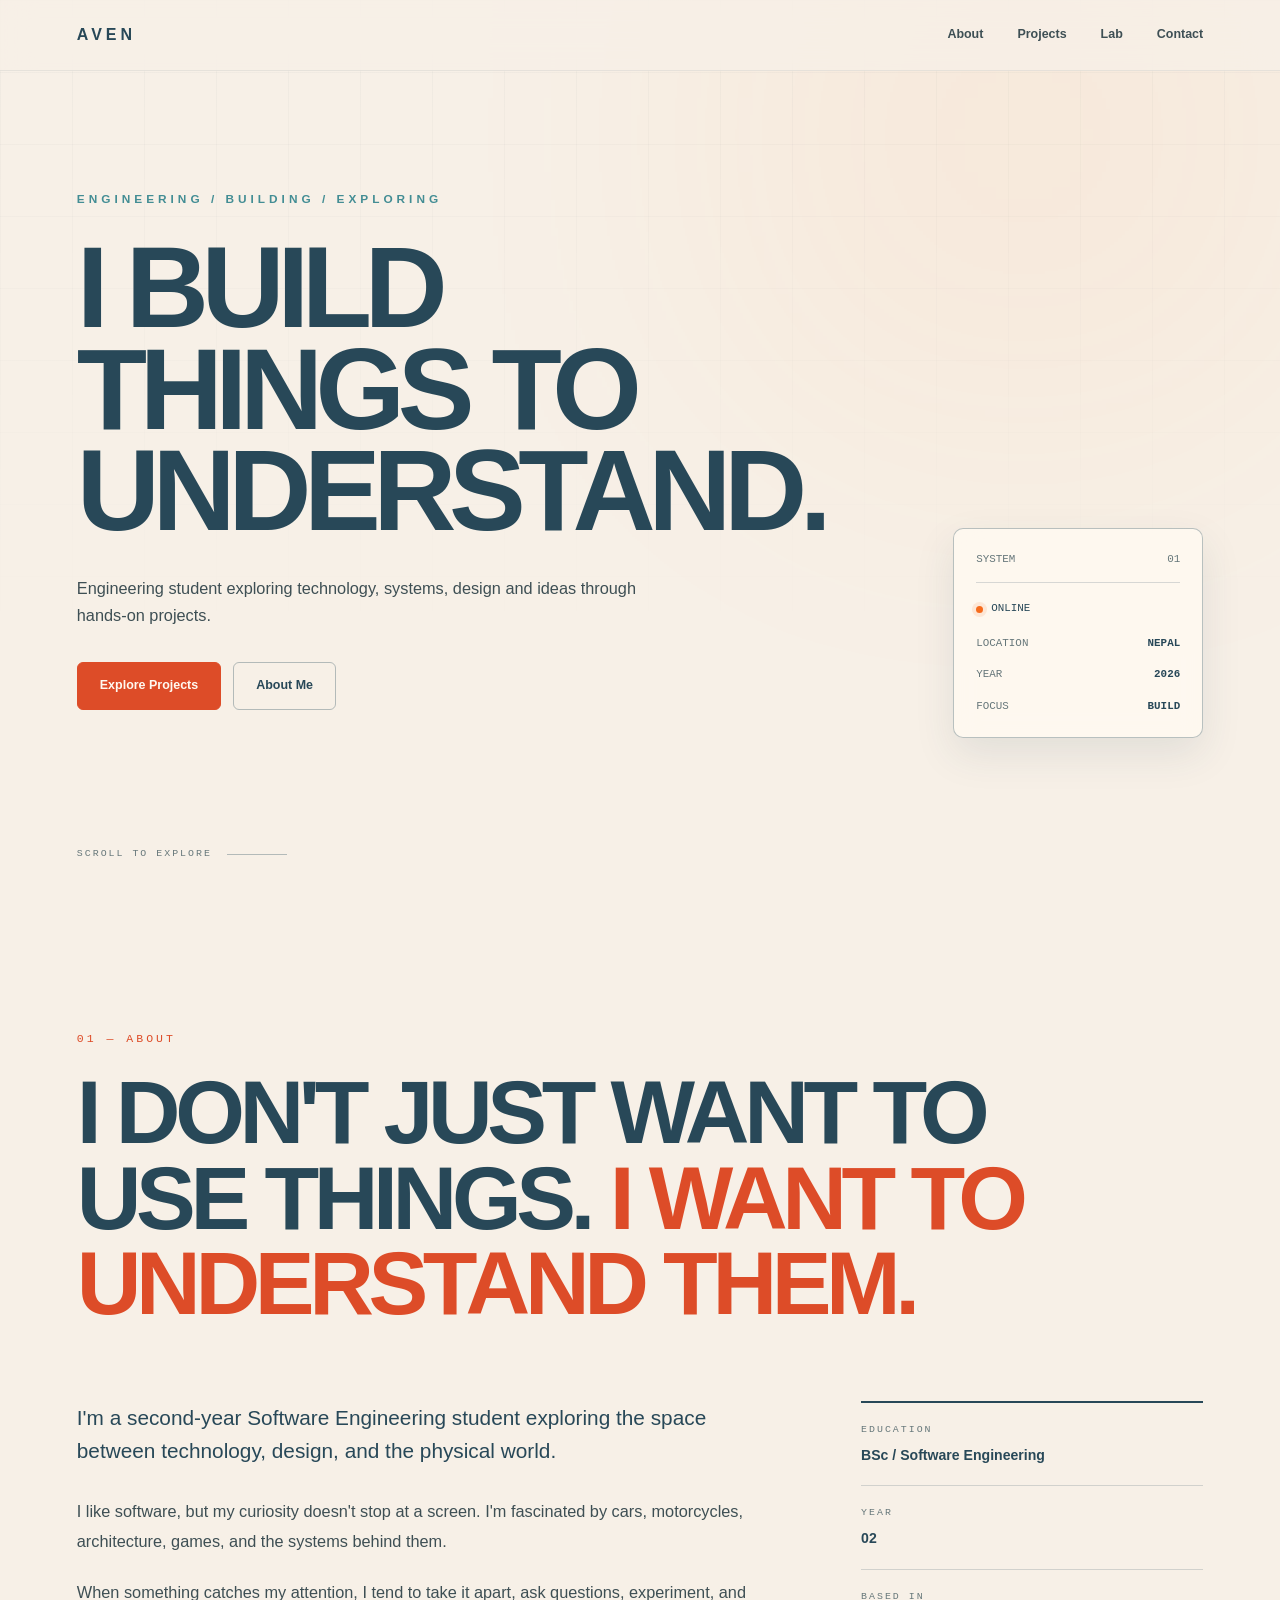
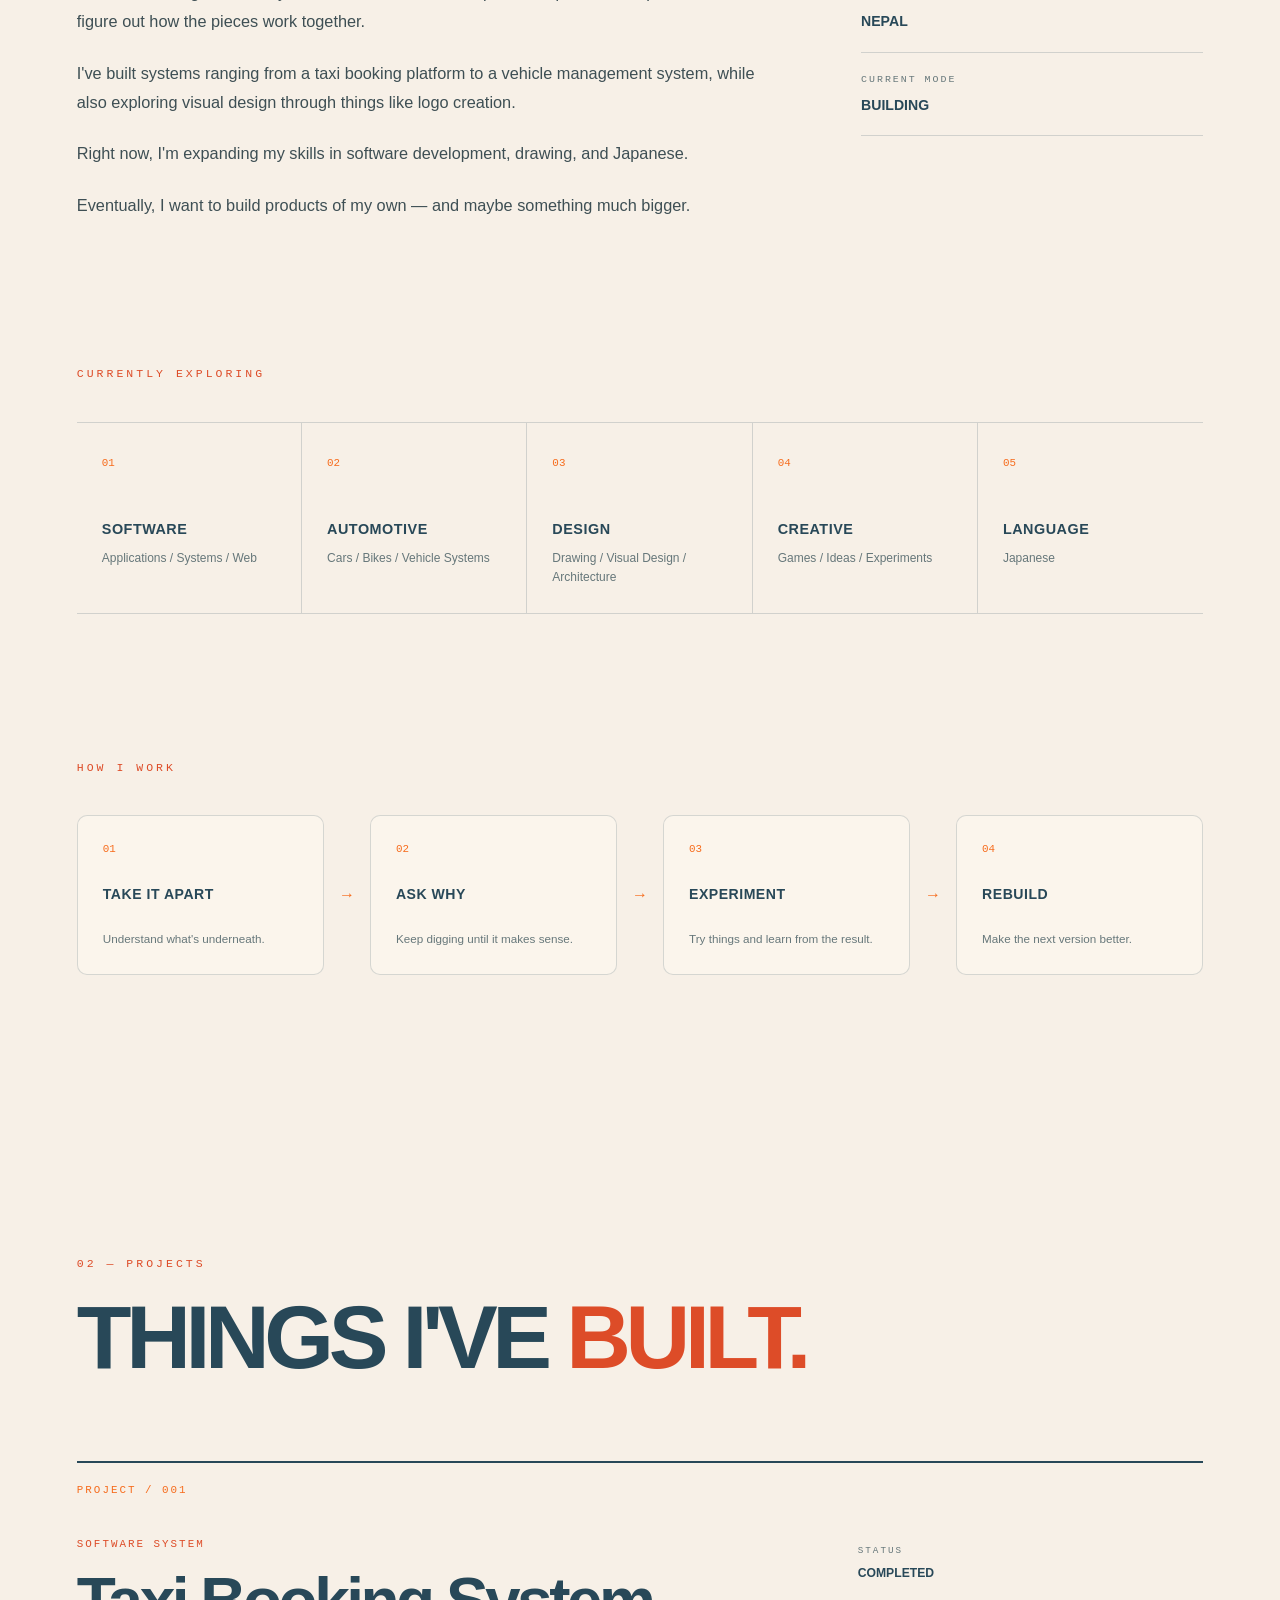
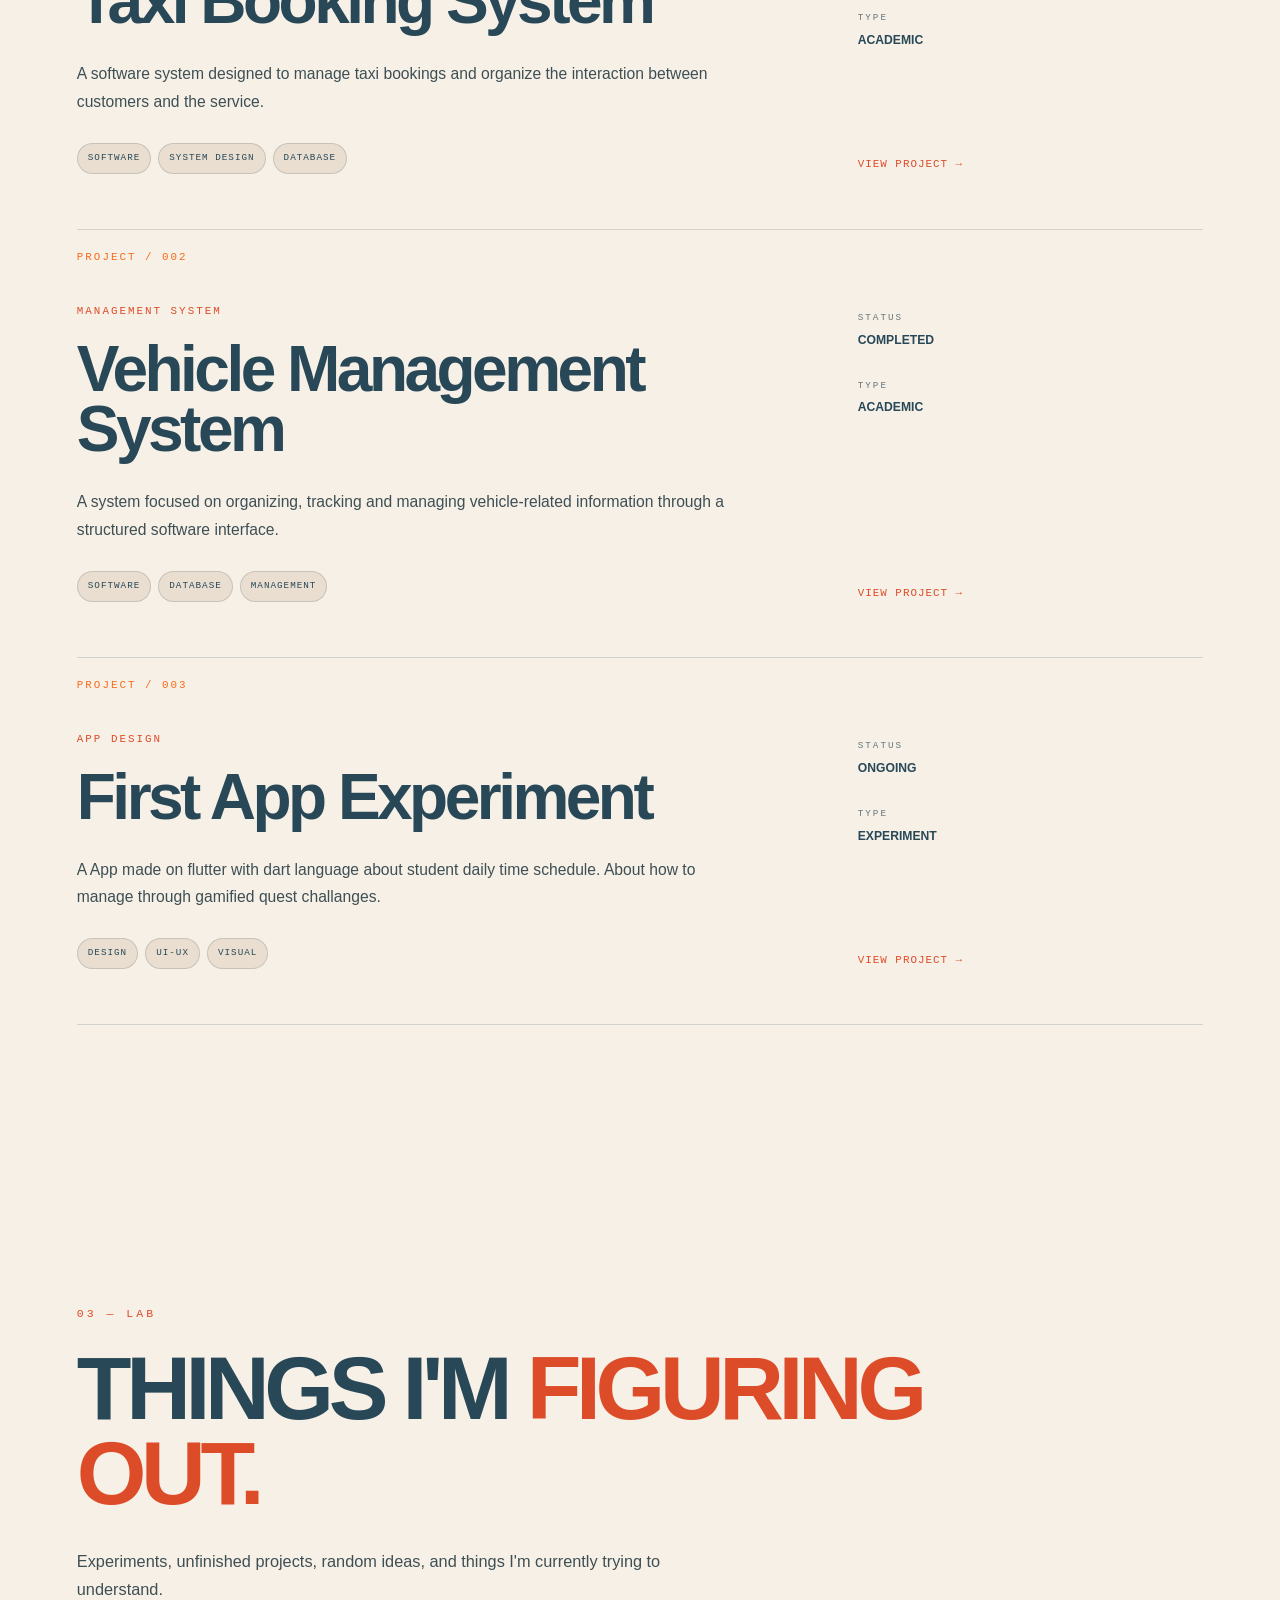
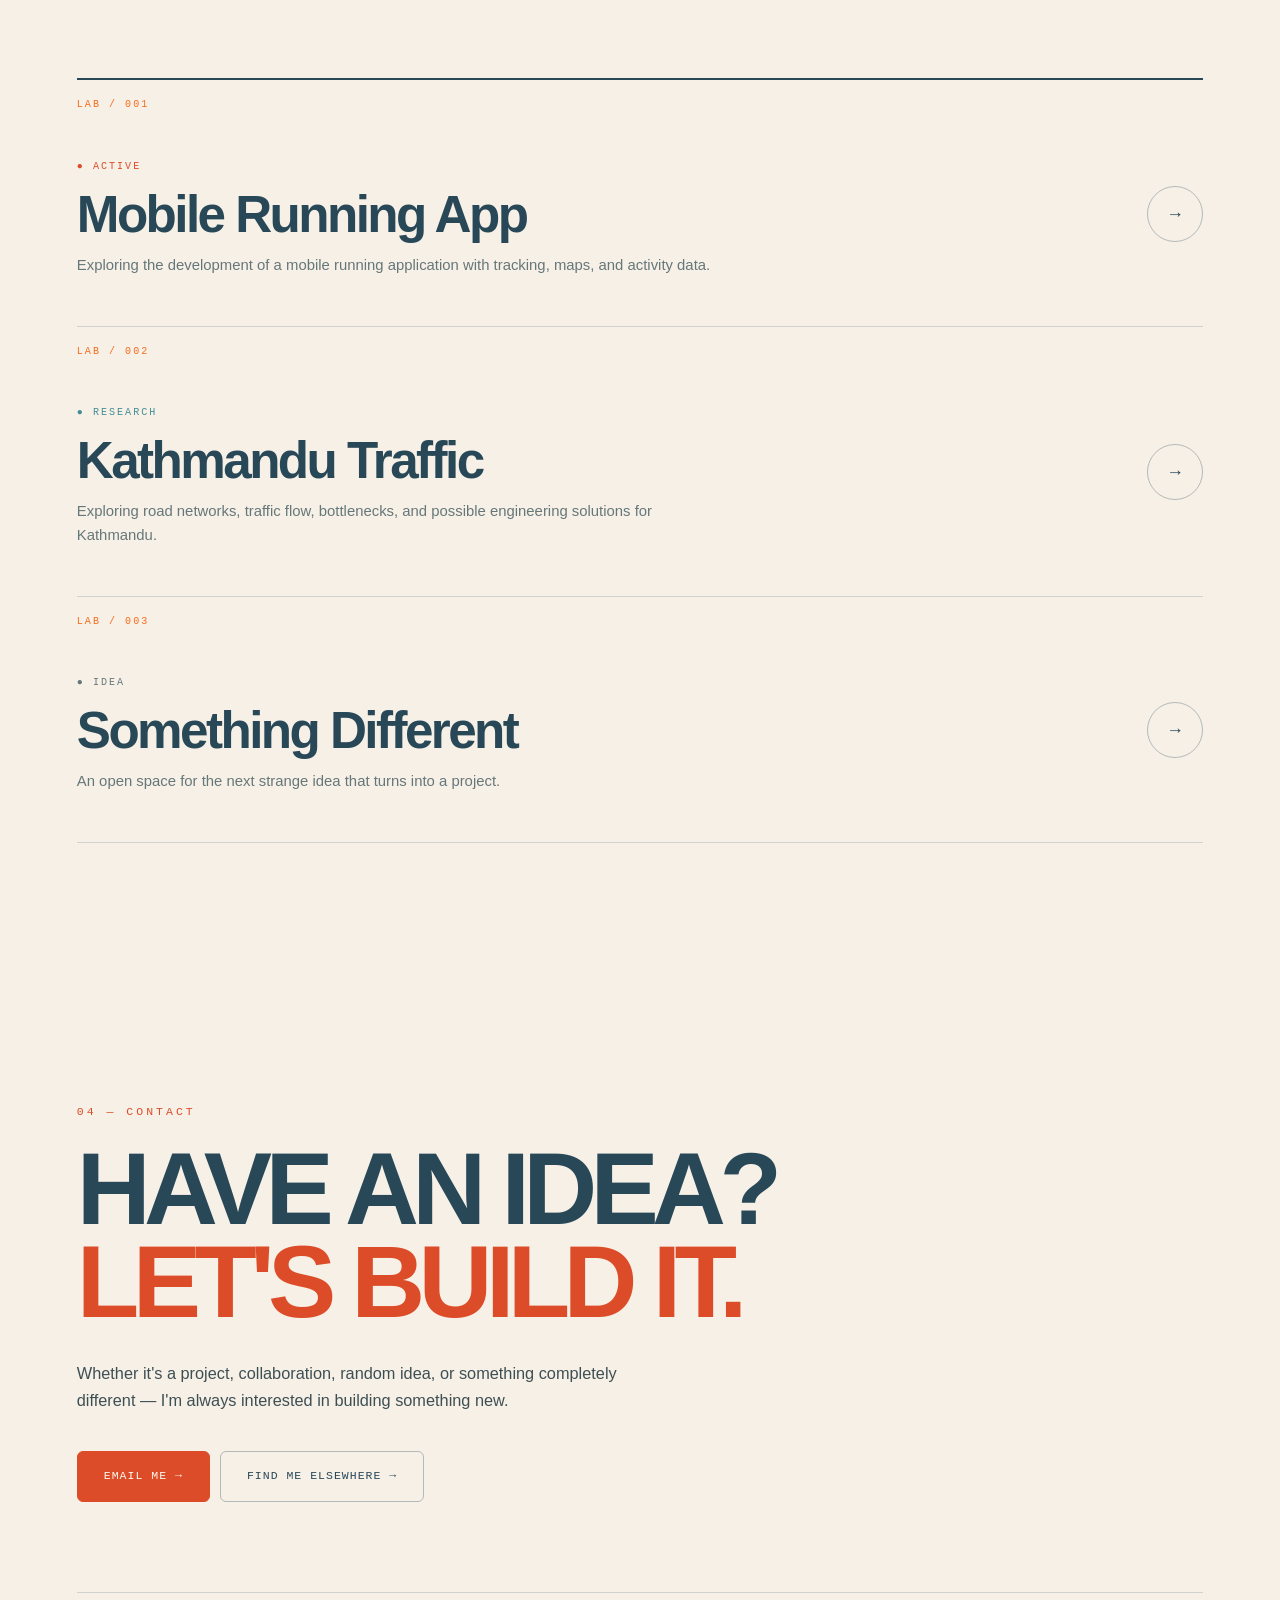
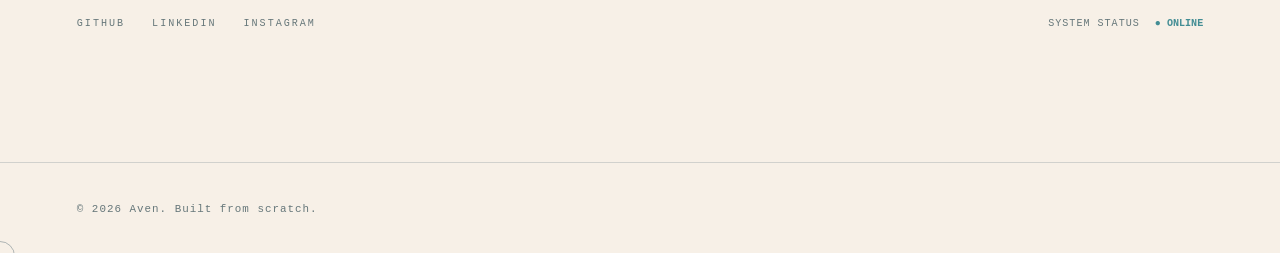
<file: index.html>
<!DOCTYPE html>
<html lang="en">
<head>
    <meta charset="UTF-8">
    <meta name="viewport" content="width=device-width, initial-scale=1.0">

    <title>Aven — Engineering Portfolio</title>

    <meta
        name="description"
        content="Aven's engineering portfolio — projects, experiments, skills, and ideas."
    >

    <link rel="stylesheet" href="css/style.css">
</head>

<body>

    <header>
        <nav>
            <a href="#" class="logo">AVEN</a>

            <div class="nav-links">
                <a href="#about">About</a>
                <a href="#projects">Projects</a>
                <a href="#lab">Lab</a>
                <a href="#contact">Contact</a>
            </div>
        </nav>
    </header>


    <main>

        <!-- HERO -->
        <section id="hero">

    <div class="hero-content">

        <p class="eyebrow">ENGINEERING / BUILDING / EXPLORING</p>

        <h1>
            I BUILD<br>
            THINGS TO<br>
            UNDERSTAND.
        </h1>

        <p class="hero-description">
            Engineering student exploring technology, systems,
            design and ideas through hands-on projects.
        </p>

        <div class="hero-buttons">
            <a href="#projects">Explore Projects</a>
            <a href="#about">About Me</a>
        </div>

    </div>


    <div class="system-panel">

        <div class="system-header">
            <span>SYSTEM</span>
            <span>01</span>
        </div>

        <div class="system-status">
            <span class="status-dot"></span>
            <span>ONLINE</span>
        </div>

        <div class="system-info">
            <div>
                <span>LOCATION</span>
                <strong>NEPAL</strong>
            </div>

            <div>
                <span>YEAR</span>
                <strong>2026</strong>
            </div>

            <div>
                <span>FOCUS</span>
                <strong>BUILD</strong>
            </div>
        </div>

    </div>


    <div class="scroll-indicator">
        <span>SCROLL TO EXPLORE</span>
        <div class="scroll-line"></div>
    </div>

</section>


       <!-- ABOUT -->
<section id="about">

    <div class="section-intro">

        <p class="section-label">01 — ABOUT</p>

        <h2>
            I DON'T JUST WANT
            TO USE THINGS.
            <span>I WANT TO UNDERSTAND THEM.</span>
        </h2>

    </div>


    <div class="about-content">

        <div class="about-text">

            <p class="about-lead">
                I'm a second-year Software Engineering student
                exploring the space between technology, design,
                and the physical world.
            </p>

            <p>
                I like software, but my curiosity doesn't stop
                at a screen. I'm fascinated by cars, motorcycles,
                architecture, games, and the systems behind them.
            </p>

            <p>
                When something catches my attention, I tend to
                take it apart, ask questions, experiment, and
                figure out how the pieces work together.
            </p>

            <p>
                I've built systems ranging from a taxi booking
                platform to a vehicle management system, while
                also exploring visual design through things like
                logo creation.
            </p>

            <p>
                Right now, I'm expanding my skills in software
                development, drawing, and Japanese.
            </p>

            <p>
                Eventually, I want to build products of my own —
                and maybe something much bigger.
            </p>

        </div>


        <div class="about-side">

            <div class="about-stat">
                <span>EDUCATION</span>
                <strong>BSc / Software Engineering</strong>
            </div>

            <div class="about-stat">
                <span>YEAR</span>
                <strong>02</strong>
            </div>

            <div class="about-stat">
                <span>BASED IN</span>
                <strong>NEPAL</strong>
            </div>

            <div class="about-stat">
                <span>CURRENT MODE</span>
                <strong>BUILDING</strong>
            </div>

        </div>

    </div>


    <!-- INTERESTS -->

    <div class="interests">

        <p class="section-label">CURRENTLY EXPLORING</p>

        <div class="interest-grid">

            <div class="interest">
                <span>01</span>
                <h3>SOFTWARE</h3>
                <p>Applications / Systems / Web</p>
            </div>

            <div class="interest">
                <span>02</span>
                <h3>AUTOMOTIVE</h3>
                <p>Cars / Bikes / Vehicle Systems</p>
            </div>

            <div class="interest">
                <span>03</span>
                <h3>DESIGN</h3>
                <p>Drawing / Visual Design / Architecture</p>
            </div>

            <div class="interest">
                <span>04</span>
                <h3>CREATIVE</h3>
                <p>Games / Ideas / Experiments</p>
            </div>

            <div class="interest">
                <span>05</span>
                <h3>LANGUAGE</h3>
                <p>Japanese</p>
            </div>

        </div>

    </div>


    <!-- PHILOSOPHY -->

    <div class="philosophy">

        <p class="section-label">HOW I WORK</p>

        <div class="philosophy-flow">

            <div>
                <span>01</span>
                <strong>TAKE IT APART</strong>
                <p>Understand what's underneath.</p>
            </div>

            <div class="flow-arrow">→</div>

            <div>
                <span>02</span>
                <strong>ASK WHY</strong>
                <p>Keep digging until it makes sense.</p>
            </div>

            <div class="flow-arrow">→</div>

            <div>
                <span>03</span>
                <strong>EXPERIMENT</strong>
                <p>Try things and learn from the result.</p>
            </div>

            <div class="flow-arrow">→</div>

            <div>
                <span>04</span>
                <strong>REBUILD</strong>
                <p>Make the next version better.</p>
            </div>

        </div>

    </div>

</section>

<!-- PROJECTS -->
<section id="projects">

    <div class="section-intro">

        <p class="section-label">02 — PROJECTS</p>

        <h2>
            THINGS I'VE
            <span>BUILT.</span>
        </h2>

    </div>


    <div class="projects-list">


        <!-- PROJECT 01 -->

        <article class="project">

            <div class="project-number">
                PROJECT / 001
            </div>

            <div class="project-main">

                <div class="project-info">

                    <p class="project-type">
                        SOFTWARE SYSTEM
                    </p>

                    <h3>
                        Taxi Booking System
                    </h3>

                    <p class="project-description">
                        A software system designed to manage
                        taxi bookings and organize the interaction
                        between customers and the service.
                    </p>

                    <div class="project-tags">

                        <span>SOFTWARE</span>
                        <span>SYSTEM DESIGN</span>
                        <span>DATABASE</span>

                    </div>

                </div>


                <div class="project-meta">

                    <div>
                        <span>STATUS</span>
                        <strong>COMPLETED</strong>
                    </div>

                    <div>
                        <span>TYPE</span>
                        <strong>ACADEMIC</strong>
                    </div>

                   <a href="./taxi-booking.html">
    VIEW PROJECT →
</a>
                </div>

            </div>

        </article>



        <!-- PROJECT 02 -->

        <article class="project">

            <div class="project-number">
                PROJECT / 002
            </div>

            <div class="project-main">

                <div class="project-info">

                    <p class="project-type">
                        MANAGEMENT SYSTEM
                    </p>

                    <h3>
                        Vehicle Management System
                    </h3>

                    <p class="project-description">
                        A system focused on organizing,
                        tracking and managing vehicle-related
                        information through a structured software
                        interface.
                    </p>

                    <div class="project-tags">

                        <span>SOFTWARE</span>
                        <span>DATABASE</span>
                        <span>MANAGEMENT</span>

                    </div>

                </div>


                <div class="project-meta">

                    <div>
                        <span>STATUS</span>
                        <strong>COMPLETED</strong>
                    </div>

                    <div>
                        <span>TYPE</span>
                        <strong>ACADEMIC</strong>
                    </div>

                    <a href="./vehicle-management-system.html">
                        VIEW PROJECT →
                    </a>

                </div>

            </div>

        </article>



        <!-- PROJECT 03 -->

        <article class="project">

            <div class="project-number">
                PROJECT / 003
            </div>

            <div class="project-main">

                <div class="project-info">

                    <p class="project-type">
                        APP DESIGN
                    </p>

                    <h3>
                        First App Experiment
                    </h3>

                    <p class="project-description">
                        A App made on flutter with dart language about student
                        daily time schedule. About how to manage through gamified
                        quest challanges.

                    </p>

                    <div class="project-tags">

                        <span>DESIGN</span>
                        <span>UI-UX</span>
                        <span>VISUAL</span>

                    </div>

                </div>


                <div class="project-meta">

                    <div>
                        <span>STATUS</span>
                        <strong>ONGOING</strong>
                    </div>

                    <div>
                        <span>TYPE</span>
                        <strong>EXPERIMENT</strong>
                    </div>

                    <a href="./logo-experiments.html">
                        VIEW PROJECT →
                    </a>

                </div>

            </div>

        </article>

    </div>

</section>


<!-- LAB -->
<section id="lab">

    <div class="section-intro">

        <p class="section-label">03 — LAB</p>

        <h2>
            THINGS I'M
            <span>FIGURING OUT.</span>
        </h2>

        <p class="lab-intro">
            Experiments, unfinished projects, random ideas,
            and things I'm currently trying to understand.
        </p>

    </div>


    <div class="lab-list">


        <!-- LAB ITEM 01 -->

        <article class="lab-item">

            <div class="lab-index">
                LAB / 001
            </div>

            <div class="lab-content">

                <div>

                    <span class="lab-status active">
                        ● ACTIVE
                    </span>

                    <h3>
                        Mobile Running App
                    </h3>

                    <p>
                        Exploring the development of a mobile
                        running application with tracking,
                        maps, and activity data.
                    </p>

                </div>

                <div class="lab-arrow">
                    →
                </div>

            </div>

        </article>


        <!-- LAB ITEM 02 -->

        <article class="lab-item">

            <div class="lab-index">
                LAB / 002
            </div>

            <div class="lab-content">

                <div>

                    <span class="lab-status research">
                        ● RESEARCH
                    </span>

                    <h3>
                        Kathmandu Traffic
                    </h3>

                    <p>
                        Exploring road networks, traffic flow,
                        bottlenecks, and possible engineering
                        solutions for Kathmandu.
                    </p>

                </div>

                <div class="lab-arrow">
                    →
                </div>

            </div>

        </article>


<!-- LAB ITEM 03 -->

        <article class="lab-item">

            <div class="lab-index">
                LAB / 003
            </div>

            <div class="lab-content">

                <div>

                    <span class="lab-status">
                        ● IDEA
                    </span>

                    <h3>
                        Something Different
                    </h3>

                    <p>
                        An open space for the next strange idea
                        that turns into a project.
                    </p>

                </div>

                <div class="lab-arrow">
                    →
                </div>

            </div>

        </article>


    </div>

</section>


<!-- CONTACT -->
<section id="contact">

    <div class="contact-content">

        <p class="section-label">
            04 — CONTACT
        </p>

        <h2>
            HAVE AN IDEA?
            <span>LET'S BUILD IT.</span>
        </h2>

        <p class="contact-description">
            Whether it's a project, collaboration, random idea,
            or something completely different — I'm always
            interested in building something new.
        </p>

       <div class="contact-buttons">

    <a
        href="mailto:your-abhisheknepal69@gmail.com"
        class="contact-button"
    >
        EMAIL ME →
    </a>

    <a
        href="https://linktr.ee/abhishek755"
        class="contact-button secondary"
        target="_blank"
        rel="noopener noreferrer"
    >
        FIND ME ELSEWHERE →
    </a>

</div>

    </div>


    <div class="contact-footer">

        <div class="social-links">

    <a href="https://github.com/itzabhishek18" target="_blank" rel="noopener noreferrer">
        GITHUB
    </a>

    <a href="https://www.linkedin.com/in/abhishek-nepal-785886305/" target="_blank" rel="noopener noreferrer">
        LINKEDIN
    </a>

    <a href="https://www.instagram.com/abhishek_5.12/" target="_blank" rel="noopener noreferrer">
        INSTAGRAM
    </a>

</div>


        <div class="contact-system">

            <span>
                SYSTEM STATUS
            </span>

            <strong>
                ● ONLINE
            </strong>

        </div>

    </div>

</section>
    </main>


    <footer>
        <p>© 2026 Aven. Built from scratch.</p>
    </footer>

    <div class="cursor-dot"></div>
    <div class="cursor-ring"></div>


    <script src="js/script.js"></script>

</body>
</html>
</file>
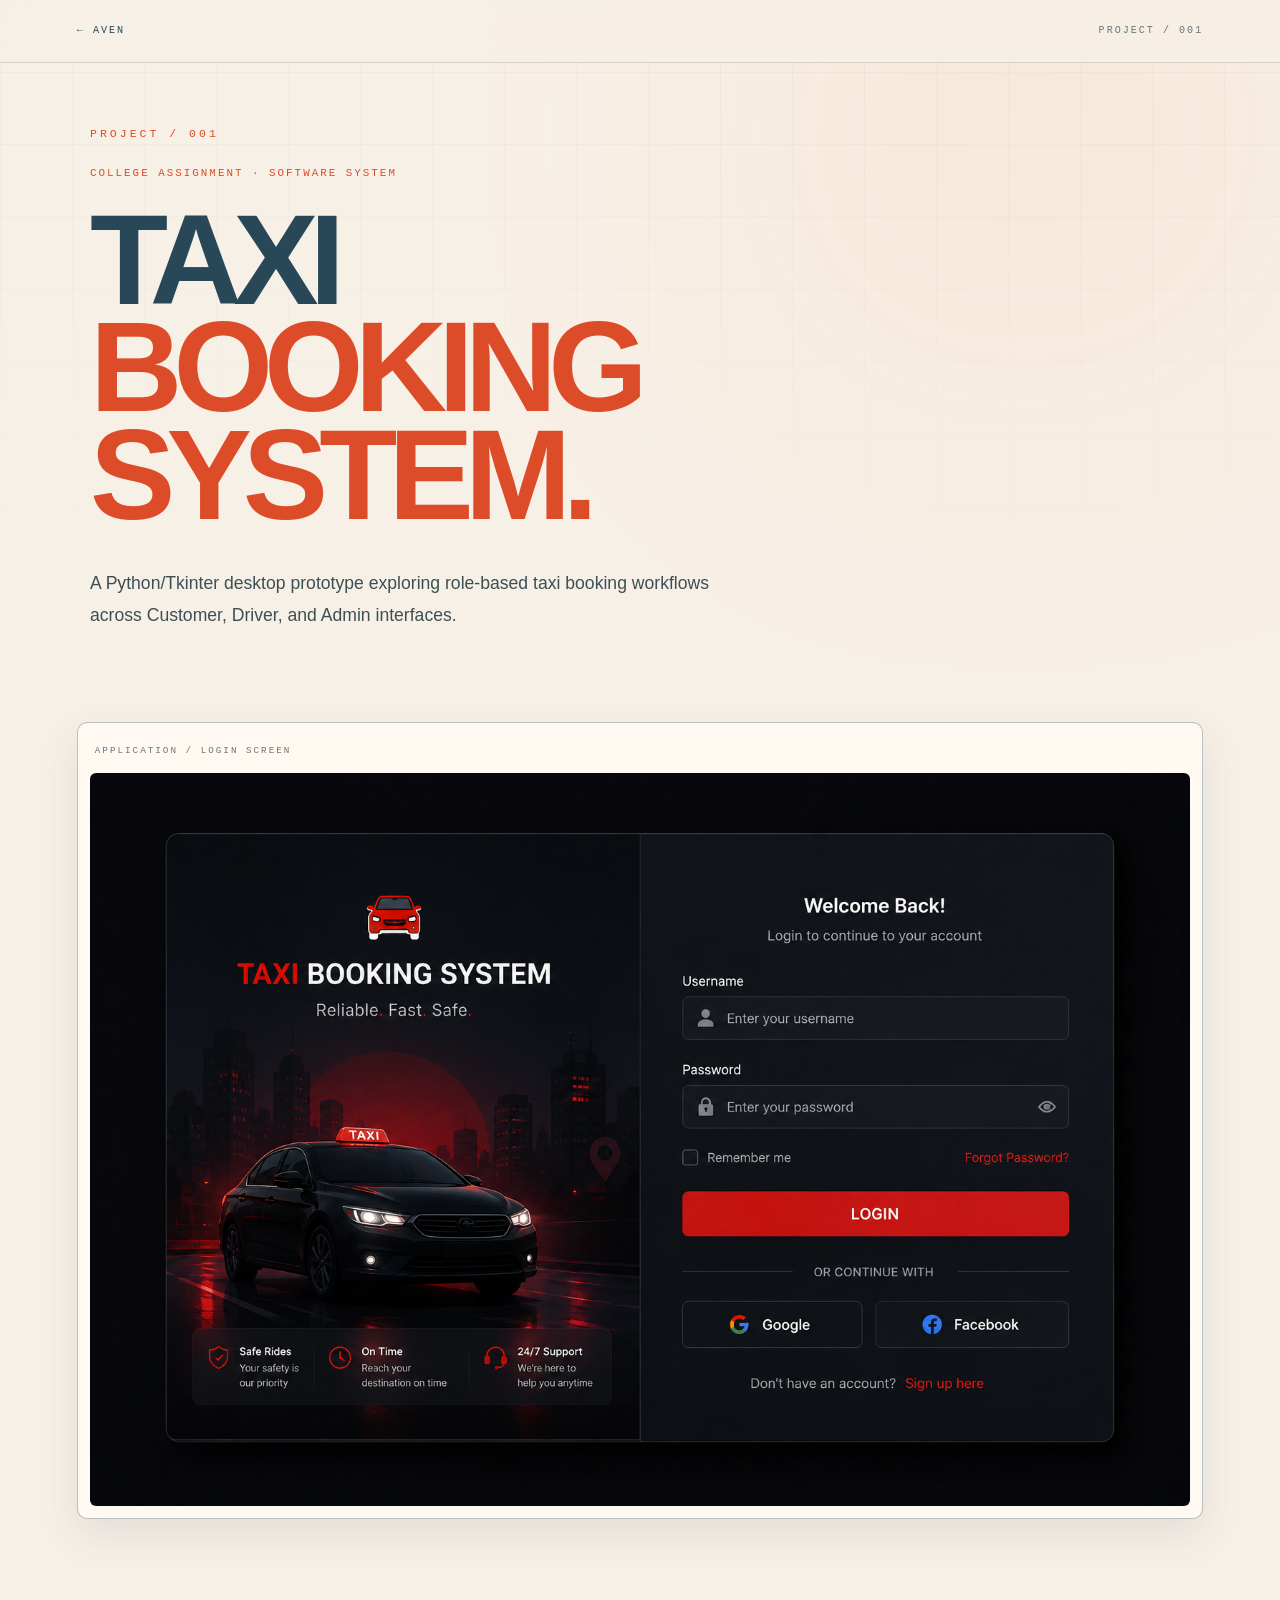
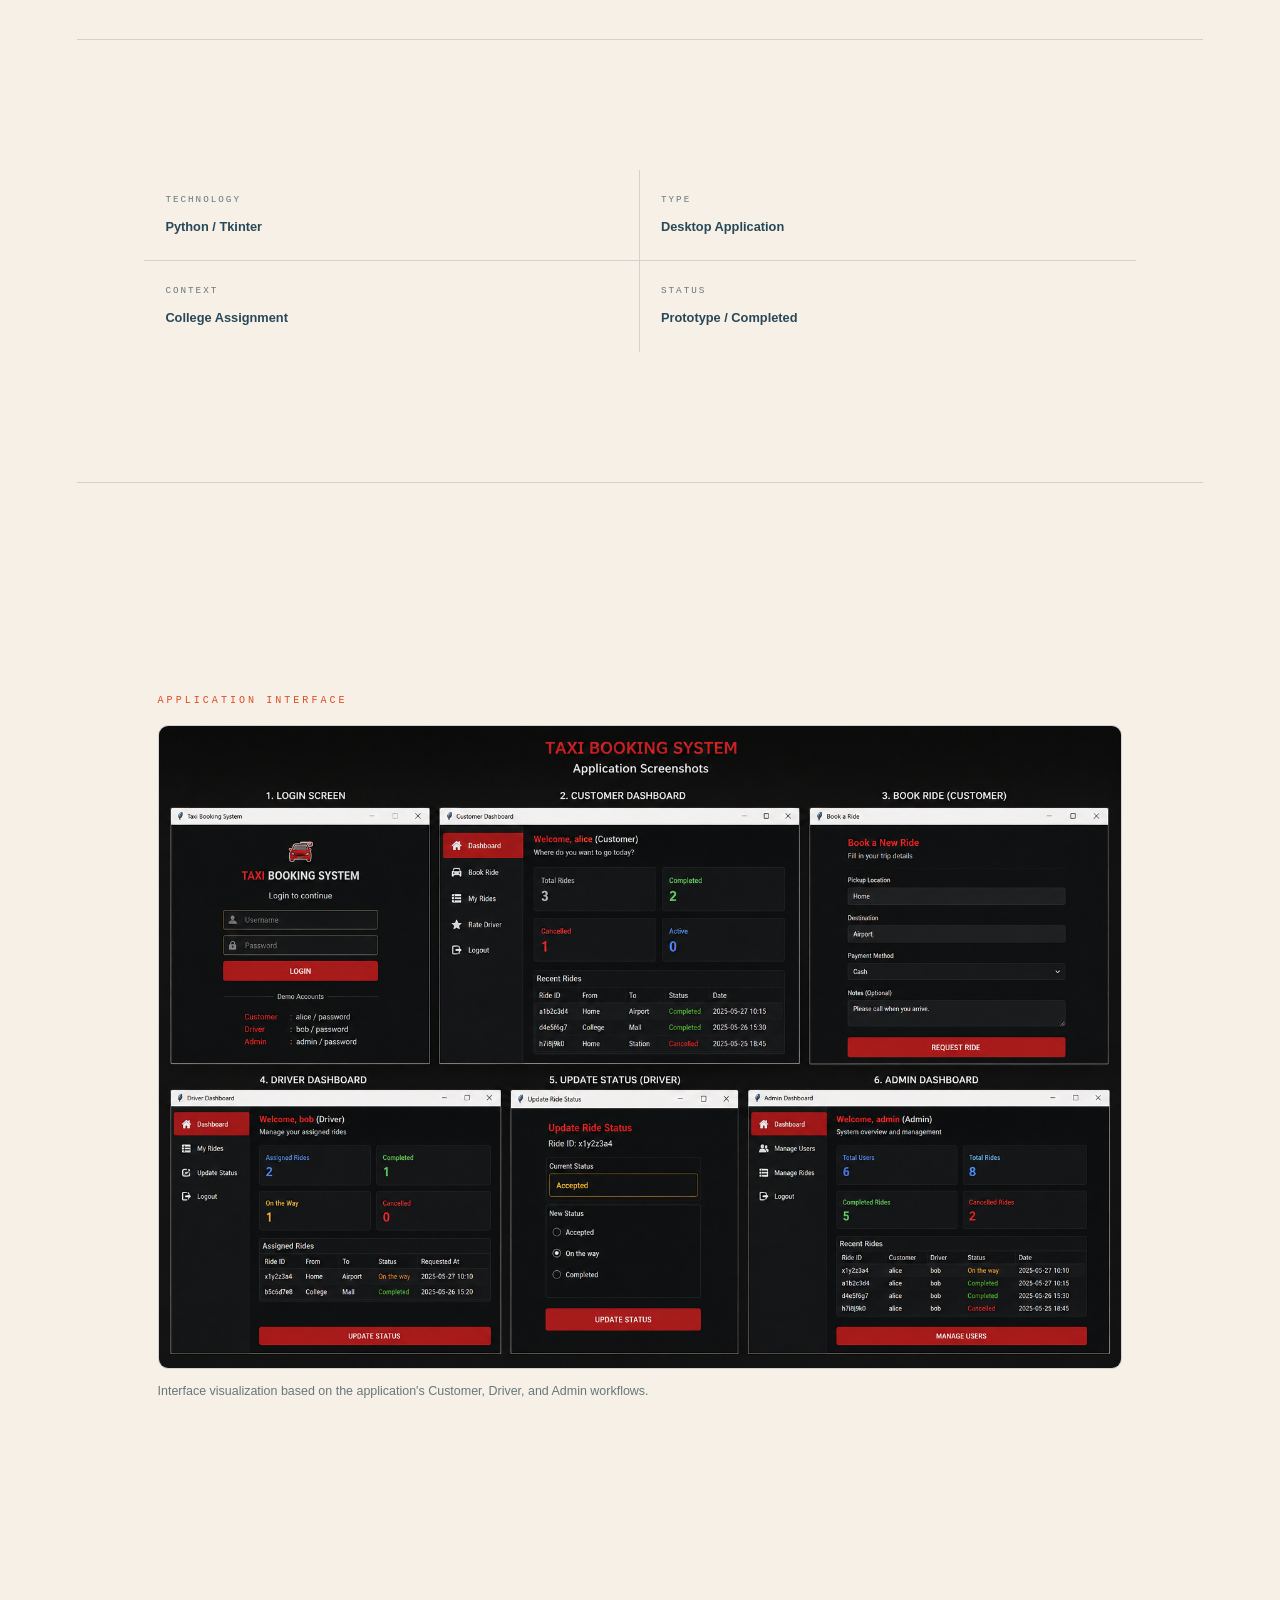
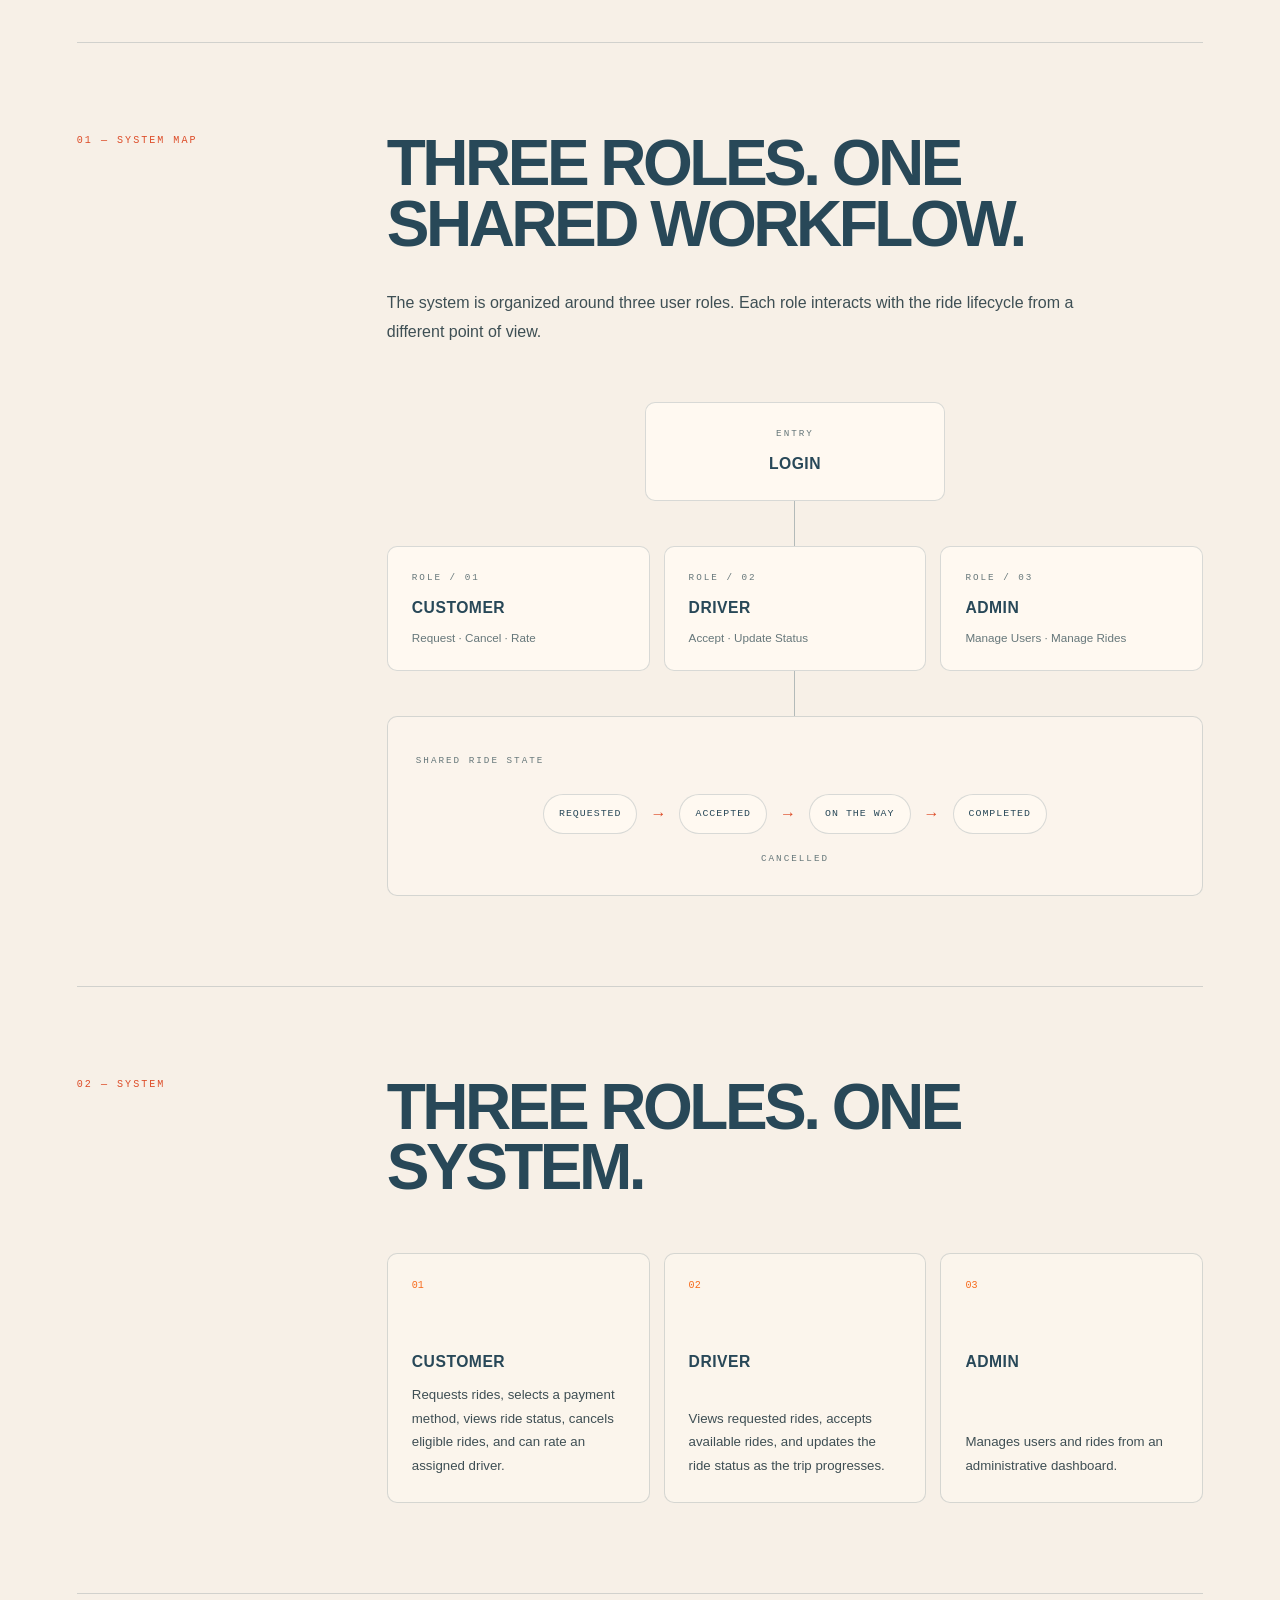
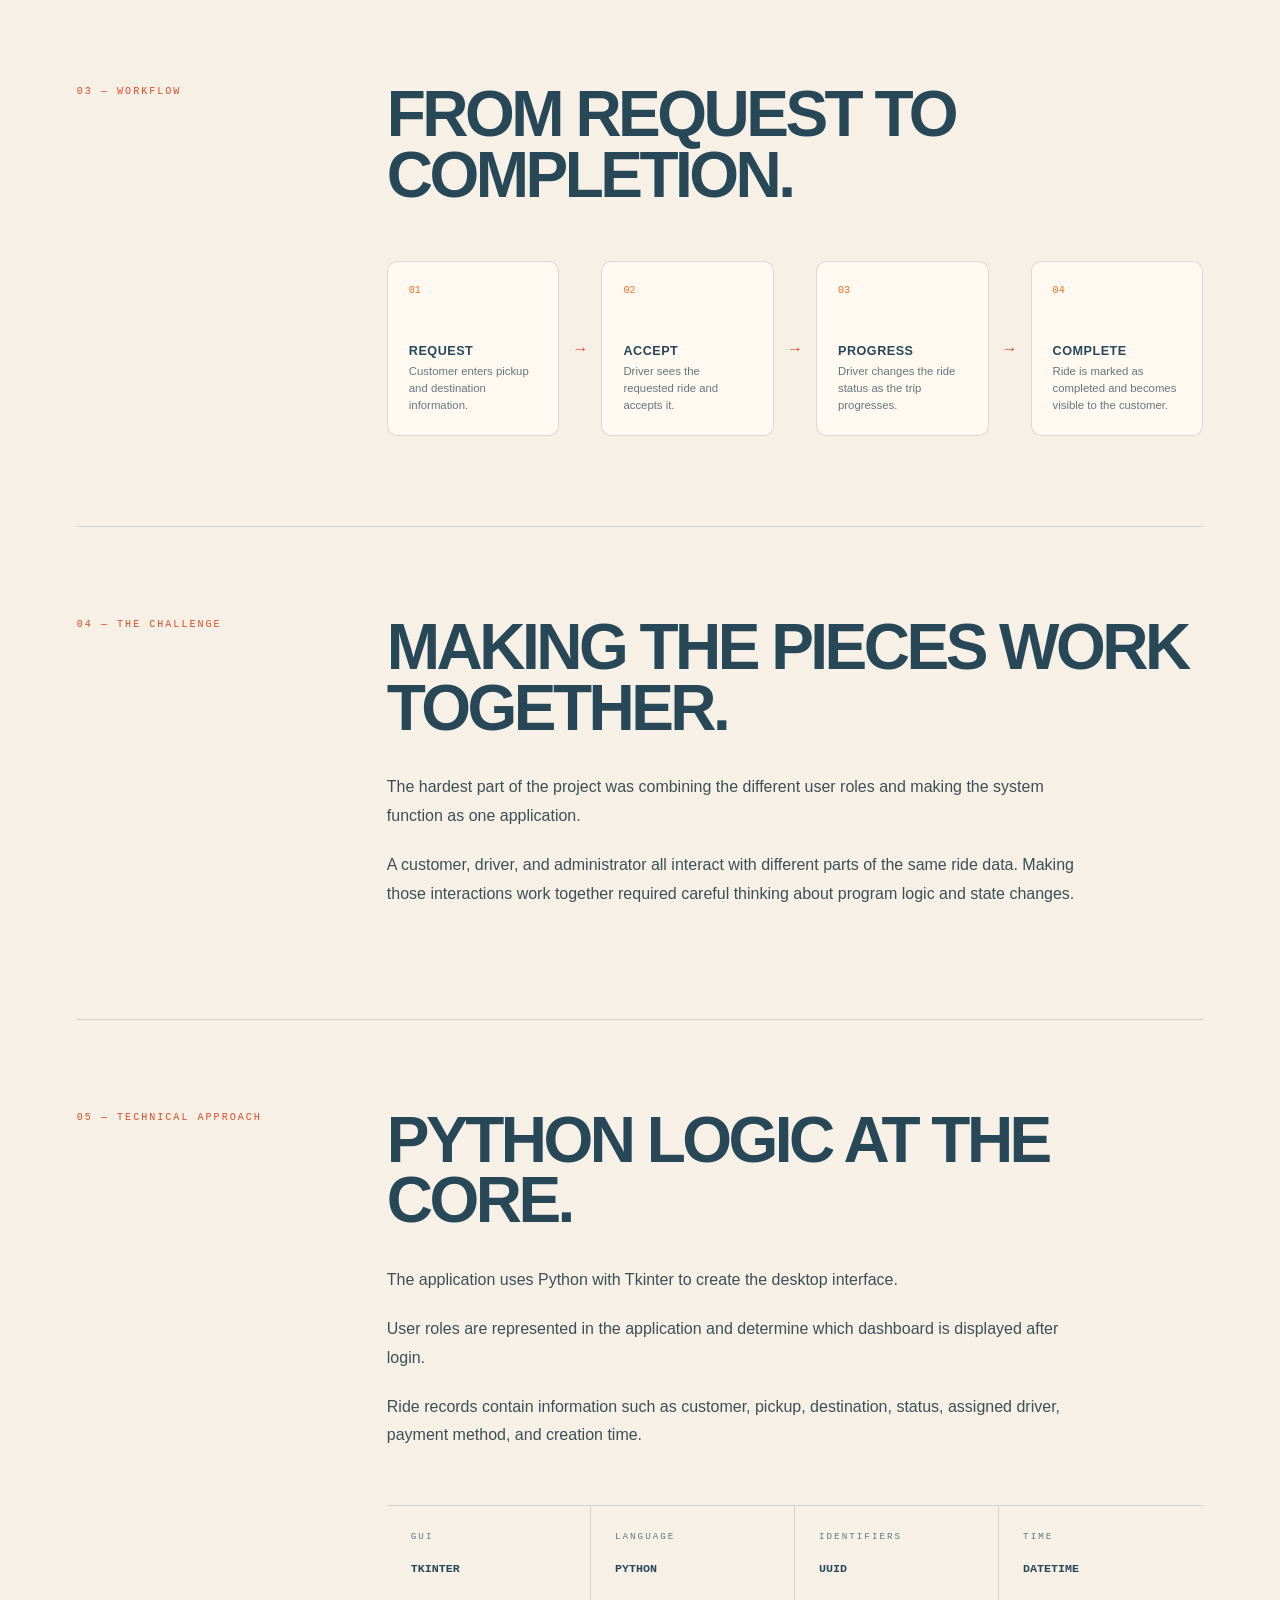
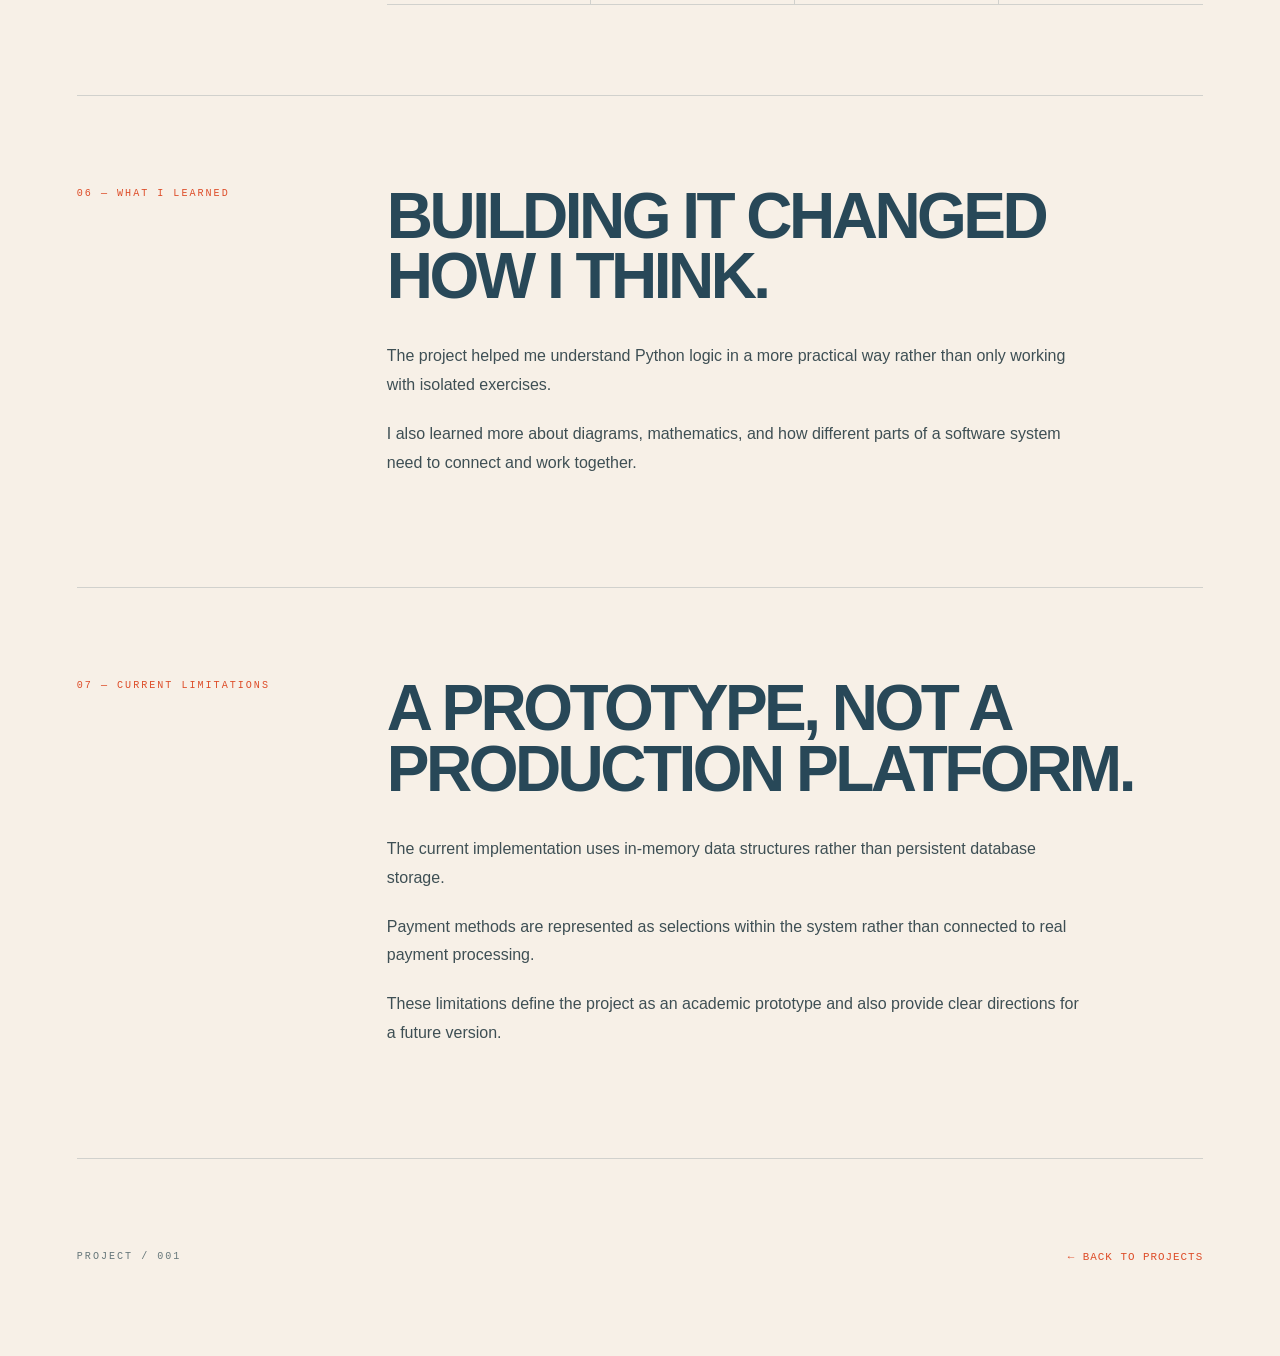
<file: taxi-booking.html>
<!DOCTYPE html>
<html lang="en">

<head>

    <meta charset="UTF-8">

    <meta
        name="viewport"
        content="width=device-width, initial-scale=1.0"
    >

    <meta
        name="description"
        content="AVEN — Taxi Booking System case study."
    >

    <title>Taxi Booking System — AVEN</title>

    <link
        rel="stylesheet"
        href="css/style.css"
    >

</head>


<body>

    <!-- NAVIGATION -->

    <header class="project-nav">

        <a
            href="index.html"
            class="back-link"
        >
            ← AVEN
        </a>

        <span>
            PROJECT / 001
        </span>

    </header>


    <main class="case-study">


        <!-- HERO -->

        <section class="case-hero">

            <p class="section-label">
                PROJECT / 001
            </p>

            <p class="case-type">
                COLLEGE ASSIGNMENT · SOFTWARE SYSTEM
            </p>

            <h1>
                TAXI
                <span>BOOKING SYSTEM.</span>
            </h1>

             <p class="case-intro">
                 A Python/Tkinter desktop prototype exploring
                 role-based taxi booking workflows across
                 Customer, Driver, and Admin interfaces.
            </p>

        </section>



        <section class="case-image">

            <div class="image-label">
                APPLICATION / LOGIN SCREEN
            </div>

            <img
                src="assets/projects/Taxi-Booking/login.png"
                alt="Taxi Booking System login screen"
            >

        </section>


        <section class="case-meta">

            <div>
                <span>TECHNOLOGY</span>
                <strong>Python / Tkinter</strong>
            </div>

            <div>
                <span>TYPE</span>
                <strong>Desktop Application</strong>
            </div>

            <div>
                <span>CONTEXT</span>
                <strong>College Assignment</strong>
            </div>

            <div>
                <span>STATUS</span>
                <strong>Prototype / Completed</strong>
            </div>

        </section>

        <!-- OVERVIEW -->
         <!-- APPLICATION VISUAL -->

<section class="project-visual">

    <div class="project-visual-label">
        APPLICATION INTERFACE
    </div>

    <img
        src="assets/projects/Taxi-Booking/taxi-booking-ui.png"
        alt="Taxi Booking System interface visualization"
    >

    <p>
        Interface visualization based on the application's
        Customer, Driver, and Admin workflows.
    </p>

</section>

       <section class="case-section system-section">

    <div class="case-section-label">
        01 — SYSTEM MAP
    </div>

    <div class="case-section-content">

        <h2>
            THREE ROLES.
            ONE SHARED
            WORKFLOW.
        </h2>

        <p>
            The system is organized around three user roles.
            Each role interacts with the ride lifecycle from
            a different point of view.
        </p>

        <div class="system-map">

            <div class="system-node login-node">
                <span>ENTRY</span>
                <strong>LOGIN</strong>
            </div>

            <div class="system-line"></div>

            <div class="system-roles">

                <div class="system-node">
                    <span>ROLE / 01</span>
                    <strong>CUSTOMER</strong>
                    <small>
                        Request · Cancel · Rate
                    </small>
                </div>

                <div class="system-node">
                    <span>ROLE / 02</span>
                    <strong>DRIVER</strong>
                    <small>
                        Accept · Update Status
                    </small>
                </div>

                <div class="system-node">
                    <span>ROLE / 03</span>
                    <strong>ADMIN</strong>
                    <small>
                        Manage Users · Manage Rides
                    </small>
                </div>

            </div>

            <div class="system-line"></div>

            <div class="ride-state">

                <span>SHARED RIDE STATE</span>

                <div class="state-flow">

                    <div>REQUESTED</div>
                    <span>→</span>

                    <div>ACCEPTED</div>
                    <span>→</span>

                    <div>ON THE WAY</div>
                    <span>→</span>

                    <div>COMPLETED</div>

                </div>

                <div class="state-secondary">
                    CANCELLED
                </div>

            </div>

        </div>

    </div>

</section>


        <!-- SYSTEM -->

        <section class="case-section">

            <div class="case-section-label">
                02 — SYSTEM
            </div>

            <div class="case-section-content">

                <h2>
                    THREE ROLES.
                    ONE SYSTEM.
                </h2>


                <div class="role-grid">

                    <article>

                        <span>01</span>

                        <h3>CUSTOMER</h3>

                        <p>
                            Requests rides, selects a payment
                            method, views ride status, cancels
                            eligible rides, and can rate an
                            assigned driver.
                        </p>

                    </article>


                    <article>

                        <span>02</span>

                        <h3>DRIVER</h3>

                        <p>
                            Views requested rides, accepts
                            available rides, and updates the
                            ride status as the trip progresses.
                        </p>

                    </article>


                    <article>

                        <span>03</span>

                        <h3>ADMIN</h3>

                        <p>
                            Manages users and rides from an
                            administrative dashboard.
                        </p>

                    </article>

                </div>

            </div>

        </section>


        <!-- WORKFLOW -->

        <section class="case-section">

            <div class="case-section-label">
                03 — WORKFLOW
            </div>

            <div class="case-section-content">

                <h2>
                    FROM REQUEST
                    TO COMPLETION.
                </h2>


                <div class="workflow">

                    <div>
                        <span>01</span>
                        <strong>REQUEST</strong>
                        <p>
                            Customer enters pickup and
                            destination information.
                        </p>
                    </div>

                    <div class="workflow-arrow">
                        →
                    </div>

                    <div>
                        <span>02</span>
                        <strong>ACCEPT</strong>
                        <p>
                            Driver sees the requested ride
                            and accepts it.
                        </p>
                    </div>

                    <div class="workflow-arrow">
                        →
                    </div>

                    <div>
                        <span>03</span>
                        <strong>PROGRESS</strong>
                        <p>
                            Driver changes the ride status
                            as the trip progresses.
                        </p>
                    </div>

                    <div class="workflow-arrow">
                        →
                    </div>

                    <div>
                        <span>04</span>
                        <strong>COMPLETE</strong>
                        <p>
                            Ride is marked as completed and
                            becomes visible to the customer.
                        </p>
                    </div>

                </div>

            </div>

        </section>


        <!-- CHALLENGE -->

        <section class="case-section">

            <div class="case-section-label">
                04 — THE CHALLENGE
            </div>

            <div class="case-section-content">

                <h2>
                    MAKING THE
                    PIECES WORK
                    TOGETHER.
                </h2>

                <p>
                    The hardest part of the project was
                    combining the different user roles and
                    making the system function as one
                    application.
                </p>

                <p>
                    A customer, driver, and administrator all
                    interact with different parts of the same
                    ride data. Making those interactions work
                    together required careful thinking about
                    program logic and state changes.
                </p>

            </div>

        </section>


        <!-- TECHNICAL -->

        <section class="case-section">

            <div class="case-section-label">
                05 — TECHNICAL APPROACH
            </div>

            <div class="case-section-content">

                <h2>
                    PYTHON
                    LOGIC AT
                    THE CORE.
                </h2>

                <p>
                    The application uses Python with Tkinter
                    to create the desktop interface.
                </p>

                <p>
                    User roles are represented in the
                    application and determine which dashboard
                    is displayed after login.
                </p>

                <p>
                    Ride records contain information such as
                    customer, pickup, destination, status,
                    assigned driver, payment method, and
                    creation time.
                </p>

                <div class="code-facts">

                    <div>
                        <span>GUI</span>
                        <strong>TKINTER</strong>
                    </div>

                    <div>
                        <span>LANGUAGE</span>
                        <strong>PYTHON</strong>
                    </div>

                    <div>
                        <span>IDENTIFIERS</span>
                        <strong>UUID</strong>
                    </div>

                    <div>
                        <span>TIME</span>
                        <strong>DATETIME</strong>
                    </div>

                </div>

            </div>

        </section>


        <!-- LEARNING -->

        <section class="case-section">

            <div class="case-section-label">
                06 — WHAT I LEARNED
            </div>

            <div class="case-section-content">

                <h2>
                    BUILDING IT
                    CHANGED HOW
                    I THINK.
                </h2>

                <p>
                    The project helped me understand Python
                    logic in a more practical way rather than
                    only working with isolated exercises.
                </p>

                <p>
                    I also learned more about diagrams,
                    mathematics, and how different parts of a
                    software system need to connect and work
                    together.
                </p>

            </div>

        </section>


        <!-- LIMITATIONS -->

        <section class="case-section">

            <div class="case-section-label">
                07 — CURRENT LIMITATIONS
            </div>

            <div class="case-section-content">

                <h2>
                    A PROTOTYPE,
                    NOT A PRODUCTION
                    PLATFORM.
                </h2>

                <p>
                    The current implementation uses in-memory
                    data structures rather than persistent
                    database storage.
                </p>

                <p>
                    Payment methods are represented as
                    selections within the system rather than
                    connected to real payment processing.
                </p>

                <p>
                    These limitations define the project as an
                    academic prototype and also provide clear
                    directions for a future version.
                </p>

            </div>

        </section>


        <!-- BACK -->

        <section class="case-end">

            <p>
                PROJECT / 001
            </p>

            <a href="index.html#projects">
                ← BACK TO PROJECTS
            </a>

        </section>


    </main>


</body>

</html>
</file>
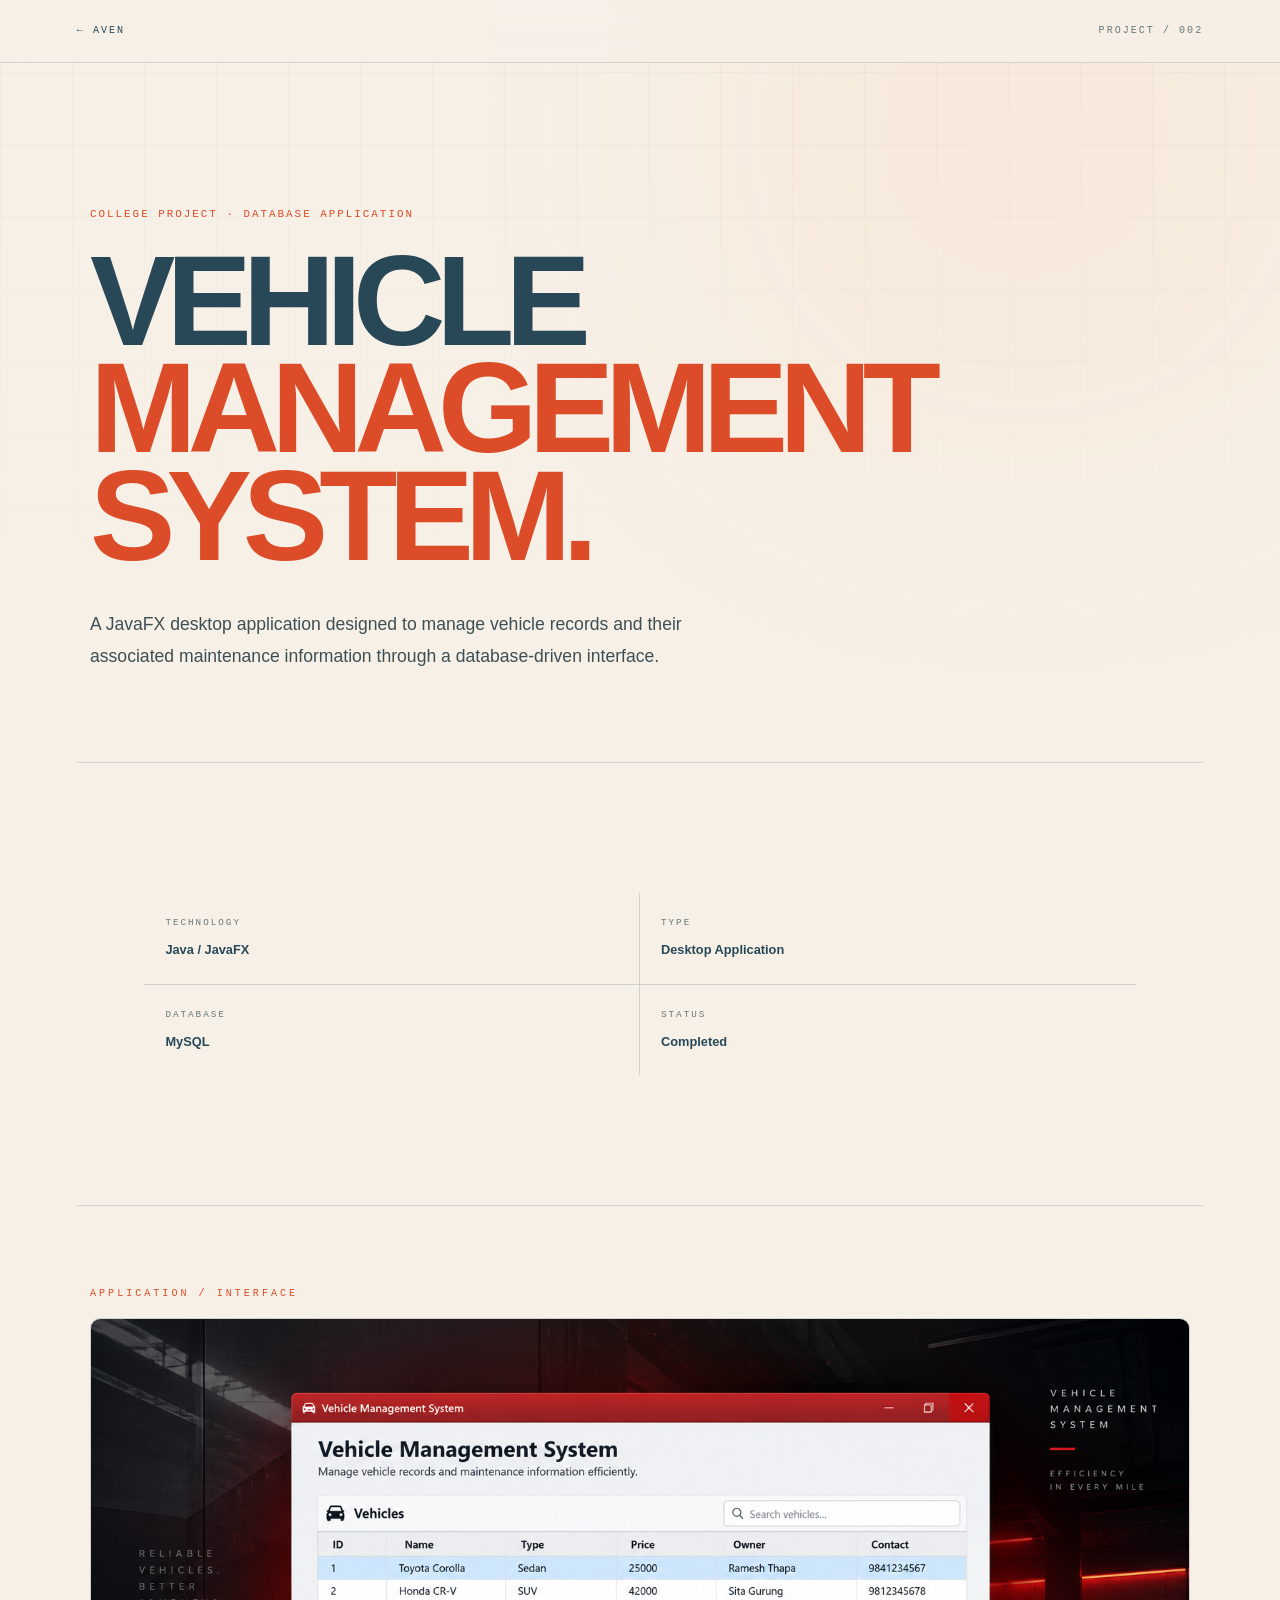
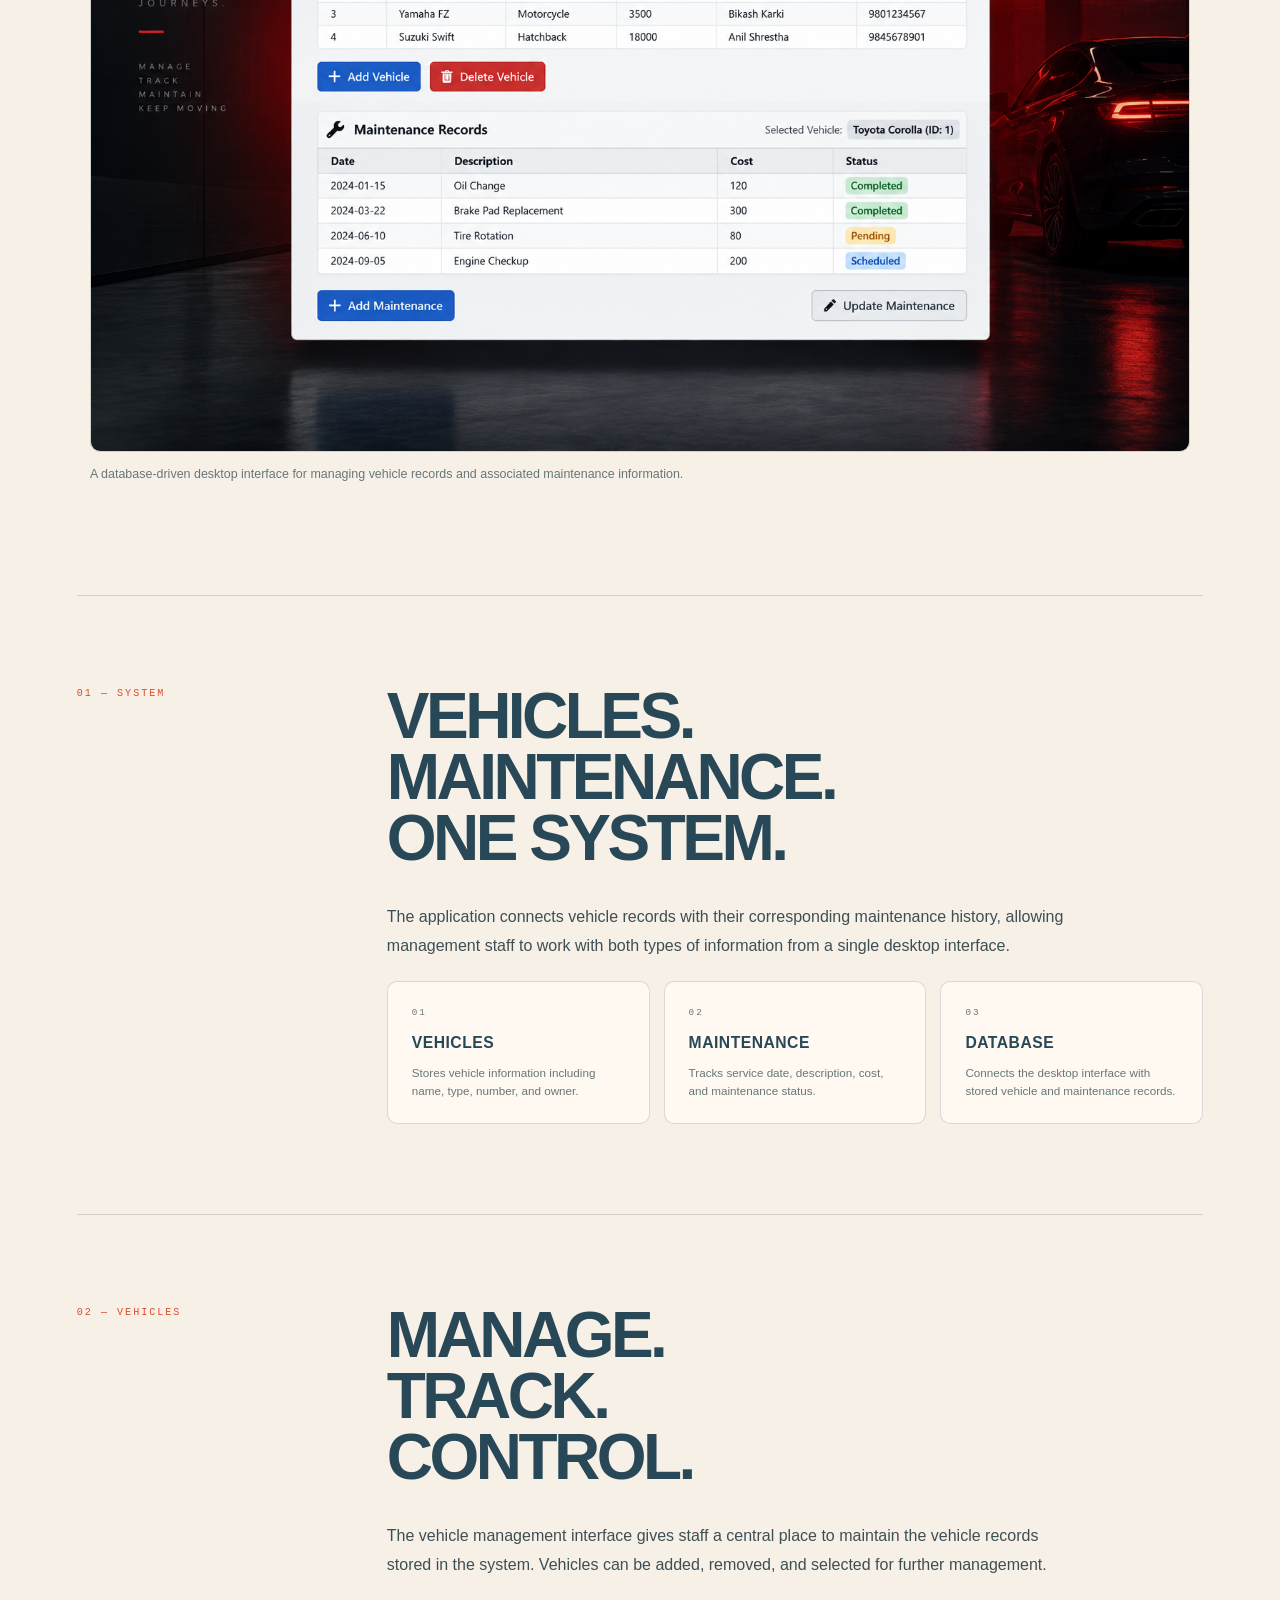
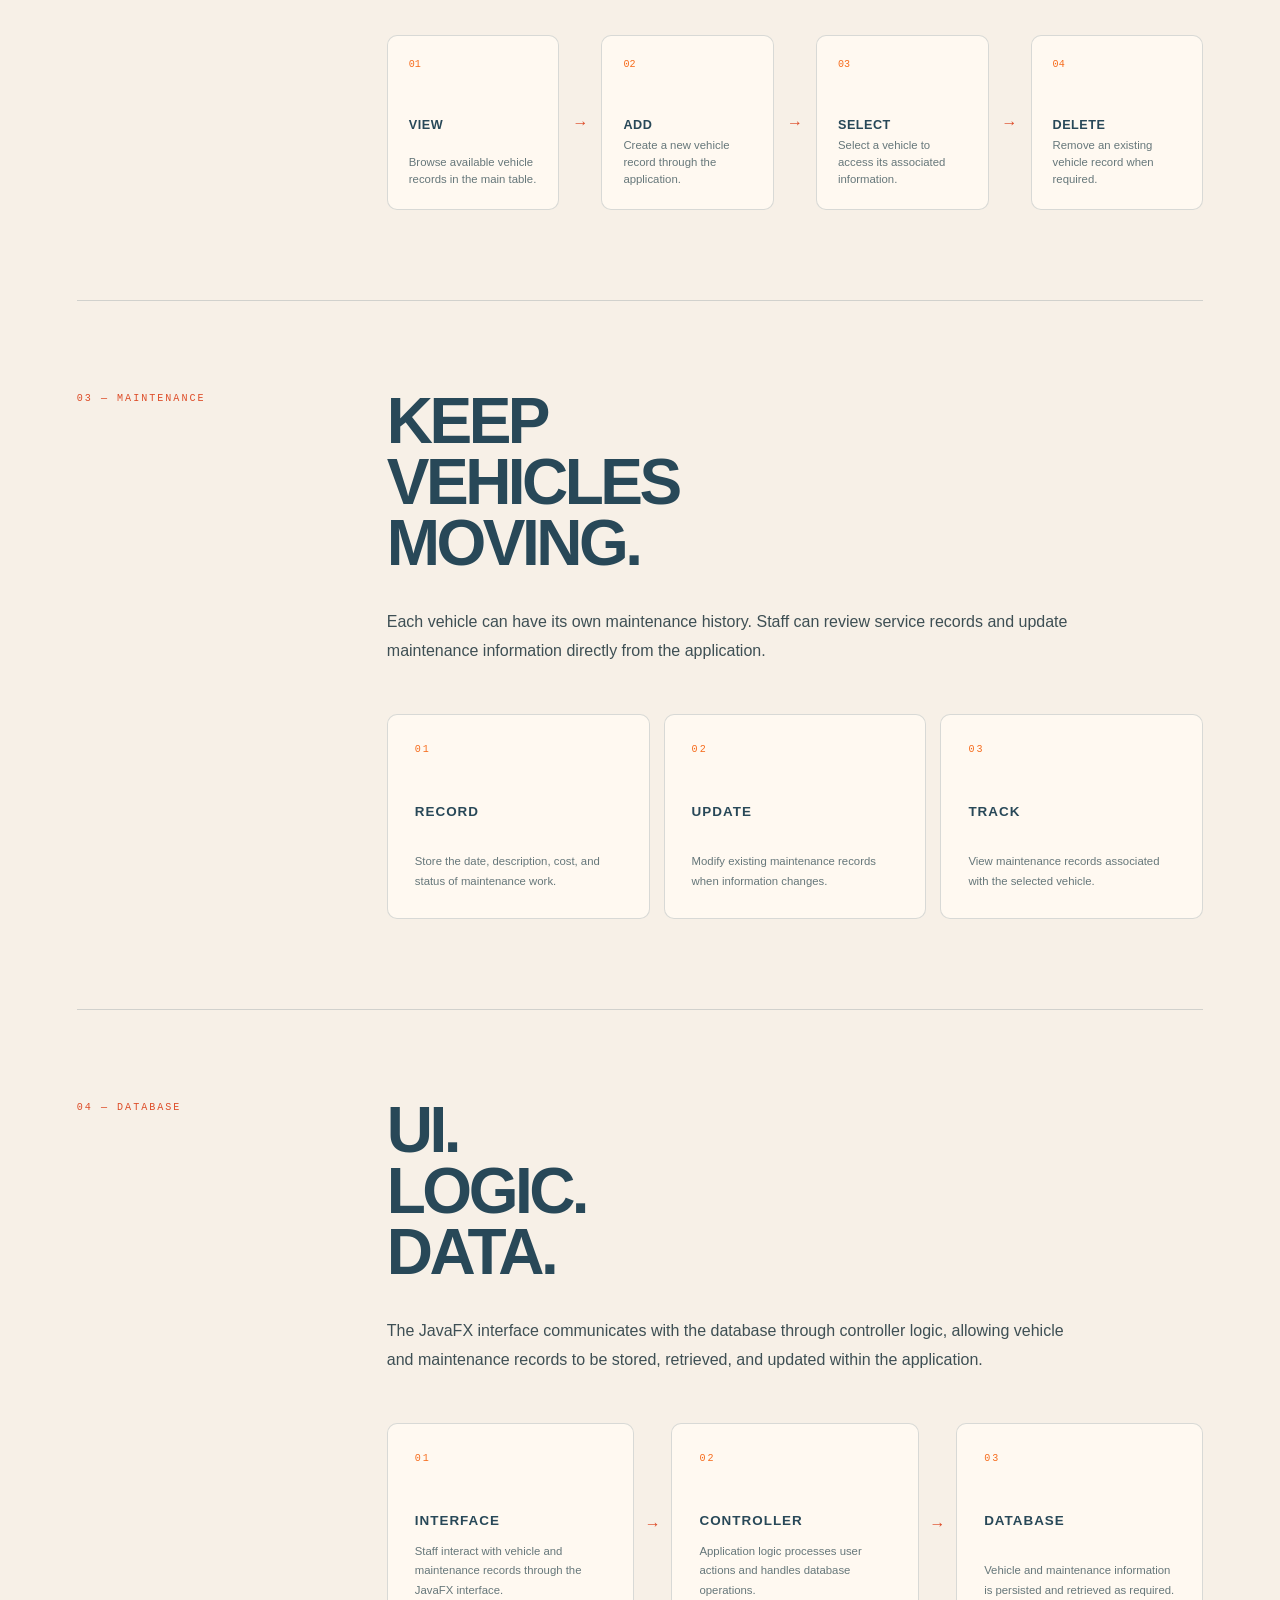
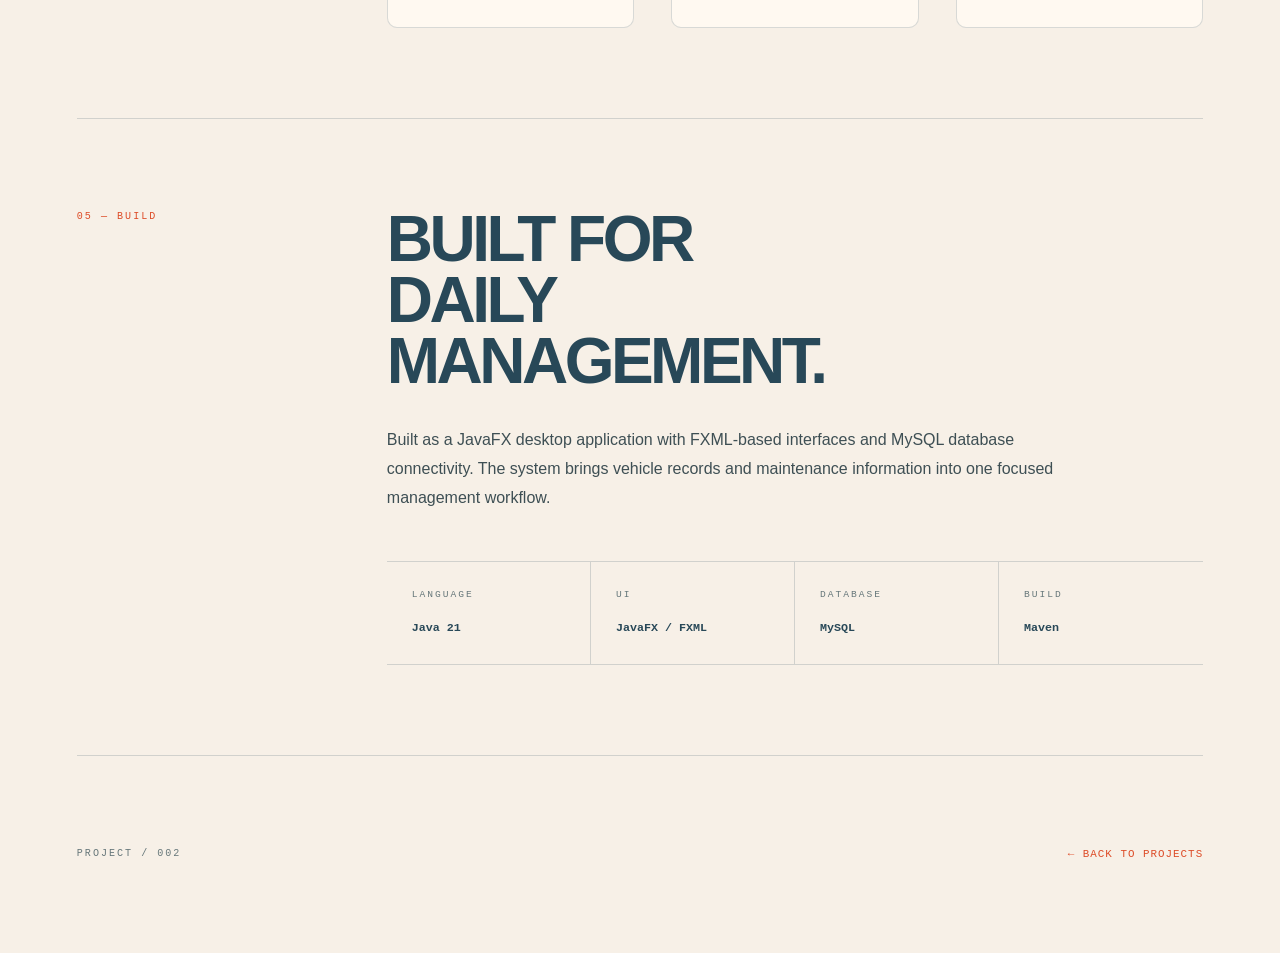
<file: vehicle-management-system.html>
<!DOCTYPE html>
<html lang="en">

<head>
    <meta charset="UTF-8">
    <meta name="viewport" content="width=device-width, initial-scale=1.0">

    <title>Vehicle Management System — Aven</title>

    <link rel="stylesheet" href="css/style.css">
</head>

<body class="vehicle-management-page">

    <!-- PROJECT NAVIGATION -->

    <div class="project-nav">
        <a href="index.html">← AVEN</a>
        <span>PROJECT / 002</span>
    </div>


    <!-- CASE STUDY -->

    <main class="case-study">


        <!-- HERO -->

        <section class="case-hero">

            <div class="case-type">
                COLLEGE PROJECT · DATABASE APPLICATION
            </div>

            <h1>
                VEHICLE
                <span>MANAGEMENT SYSTEM.</span>
            </h1>

            <p class="case-intro">
                A JavaFX desktop application designed to manage
                vehicle records and their associated maintenance
                information through a database-driven interface.
            </p>

        </section>



        <!-- PROJECT METADATA -->

        <section class="case-meta">

            <div>
                <span>TECHNOLOGY</span>
                <strong>Java / JavaFX</strong>
            </div>

            <div>
                <span>TYPE</span>
                <strong>Desktop Application</strong>
            </div>

            <div>
                <span>DATABASE</span>
                <strong>MySQL</strong>
            </div>

            <div>
                <span>STATUS</span>
                <strong>Completed</strong>
            </div>

        </section>



        <!-- APPLICATION INTERFACE -->

        <div class="project-visual">

            <div class="project-visual-label">
                APPLICATION / INTERFACE
            </div>

            <img
                src="assets/projects/Vehicle-Management-System/vehicle-management-ui.png"
                alt="Vehicle Management System application interface"
            >

            <p>
                A database-driven desktop interface for managing vehicle
                records and associated maintenance information.
            </p>

        </div>



        <!-- 01 — SYSTEM -->

        <section class="case-section">

            <div class="case-section-label">
                01 — SYSTEM
            </div>

            <div class="case-section-content">

                <h2>
                    VEHICLES.
                    <br>
                    MAINTENANCE.
                    <br>
                    ONE SYSTEM.
                </h2>

                <p>
                    The application connects vehicle records with their
                    corresponding maintenance history, allowing management
                    staff to work with both types of information from a
                    single desktop interface.
                </p>

                <div class="system-roles">

                    <article class="system-node">

                        <span>01</span>

                        <strong>VEHICLES</strong>

                        <small>
                            Stores vehicle information including name,
                            type, number, and owner.
                        </small>

                    </article>


                    <article class="system-node">

                        <span>02</span>

                        <strong>MAINTENANCE</strong>

                        <small>
                            Tracks service date, description, cost,
                            and maintenance status.
                        </small>

                    </article>


                    <article class="system-node">

                        <span>03</span>

                        <strong>DATABASE</strong>

                        <small>
                            Connects the desktop interface with stored
                            vehicle and maintenance records.
                        </small>

                    </article>

                </div>

            </div>

        </section>



        <!-- 02 — VEHICLES -->

        <section class="case-section">

            <div class="case-section-label">
                02 — VEHICLES
            </div>

            <div class="case-section-content">

                <h2>
                    MANAGE.
                    <br>
                    TRACK.
                    <br>
                    CONTROL.
                </h2>

                <p>
                    The vehicle management interface gives staff a central
                    place to maintain the vehicle records stored in the system.
                    Vehicles can be added, removed, and selected for further
                    management.
                </p>

                <div class="workflow">

                    <div>

                        <span>01</span>

                        <strong>VIEW</strong>

                        <p>
                            Browse available vehicle records
                            in the main table.
                        </p>

                    </div>


                    <div class="workflow-arrow">
                        →
                    </div>


                    <div>

                        <span>02</span>

                        <strong>ADD</strong>

                        <p>
                            Create a new vehicle record
                            through the application.
                        </p>

                    </div>


                    <div class="workflow-arrow">
                        →
                    </div>


                    <div>

                        <span>03</span>

                        <strong>SELECT</strong>

                        <p>
                            Select a vehicle to access
                            its associated information.
                        </p>

                    </div>


                    <div class="workflow-arrow">
                        →
                    </div>


                    <div>

                        <span>04</span>

                        <strong>DELETE</strong>

                        <p>
                            Remove an existing vehicle
                            record when required.
                        </p>

                    </div>

                </div>

            </div>

        </section>



        <!-- 03 — MAINTENANCE -->

        <section class="case-section">

            <div class="case-section-label">
                03 — MAINTENANCE
            </div>

            <div class="case-section-content">

                <h2>
                    KEEP
                    <br>
                    VEHICLES
                    <br>
                    MOVING.
                </h2>

                <p>
                    Each vehicle can have its own maintenance history.
                    Staff can review service records and update maintenance
                    information directly from the application.
                </p>

                <div class="maintenance-grid">

                    <article>

                        <span>01</span>

                        <strong>RECORD</strong>

                        <p>
                            Store the date, description, cost,
                            and status of maintenance work.
                        </p>

                    </article>


                    <article>

                        <span>02</span>

                        <strong>UPDATE</strong>

                        <p>
                            Modify existing maintenance records
                            when information changes.
                        </p>

                    </article>


                    <article>

                        <span>03</span>

                        <strong>TRACK</strong>

                        <p>
                            View maintenance records associated
                            with the selected vehicle.
                        </p>

                    </article>

                </div>

            </div>

        </section>



        <!-- 04 — DATABASE -->

        <section class="case-section">

            <div class="case-section-label">
                04 — DATABASE
            </div>

            <div class="case-section-content">

                <h2>
                    UI.
                    <br>
                    LOGIC.
                    <br>
                    DATA.
                </h2>

                <p>
                    The JavaFX interface communicates with the database through
                    controller logic, allowing vehicle and maintenance records
                    to be stored, retrieved, and updated within the application.
                </p>

                <div class="database-flow">

                    <article>

                        <span>01</span>

                        <strong>INTERFACE</strong>

                        <p>
                            Staff interact with vehicle and maintenance
                            records through the JavaFX interface.
                        </p>

                    </article>


                    <div class="flow-arrow">
                        →
                    </div>


                    <article>

                        <span>02</span>

                        <strong>CONTROLLER</strong>

                        <p>
                            Application logic processes user actions
                            and handles database operations.
                        </p>

                    </article>


                    <div class="flow-arrow">
                        →
                    </div>


                    <article>

                        <span>03</span>

                        <strong>DATABASE</strong>

                        <p>
                            Vehicle and maintenance information is
                            persisted and retrieved as required.
                        </p>

                    </article>

                </div>

            </div>

        </section>



        <!-- 05 — BUILD -->

        <section class="case-section">

            <div class="case-section-label">
                05 — BUILD
            </div>

            <div class="case-section-content">

                <h2>
                    BUILT FOR
                    <br>
                    DAILY
                    <br>
                    MANAGEMENT.
                </h2>

                <p>
                    Built as a JavaFX desktop application with FXML-based
                    interfaces and MySQL database connectivity. The system
                    brings vehicle records and maintenance information into
                    one focused management workflow.
                </p>

                <div class="build-details">

                    <div>

                        <span>LANGUAGE</span>

                        <strong>
                            Java 21
                        </strong>

                    </div>


                    <div>

                        <span>UI</span>

                        <strong>
                            JavaFX / FXML
                        </strong>

                    </div>


                    <div>

                        <span>DATABASE</span>

                        <strong>
                            MySQL
                        </strong>

                    </div>


                    <div>

                        <span>BUILD</span>

                        <strong>
                            Maven
                        </strong>

                    </div>

                </div>

            </div>

        </section>

         <!-- BACK -->

        <section class="case-end">

            <p>
                PROJECT / 002
            </p>

            <a href="index.html#projects">
                ← BACK TO PROJECTS
            </a>

        </section>


    </main>

</body>

</html>
</file>
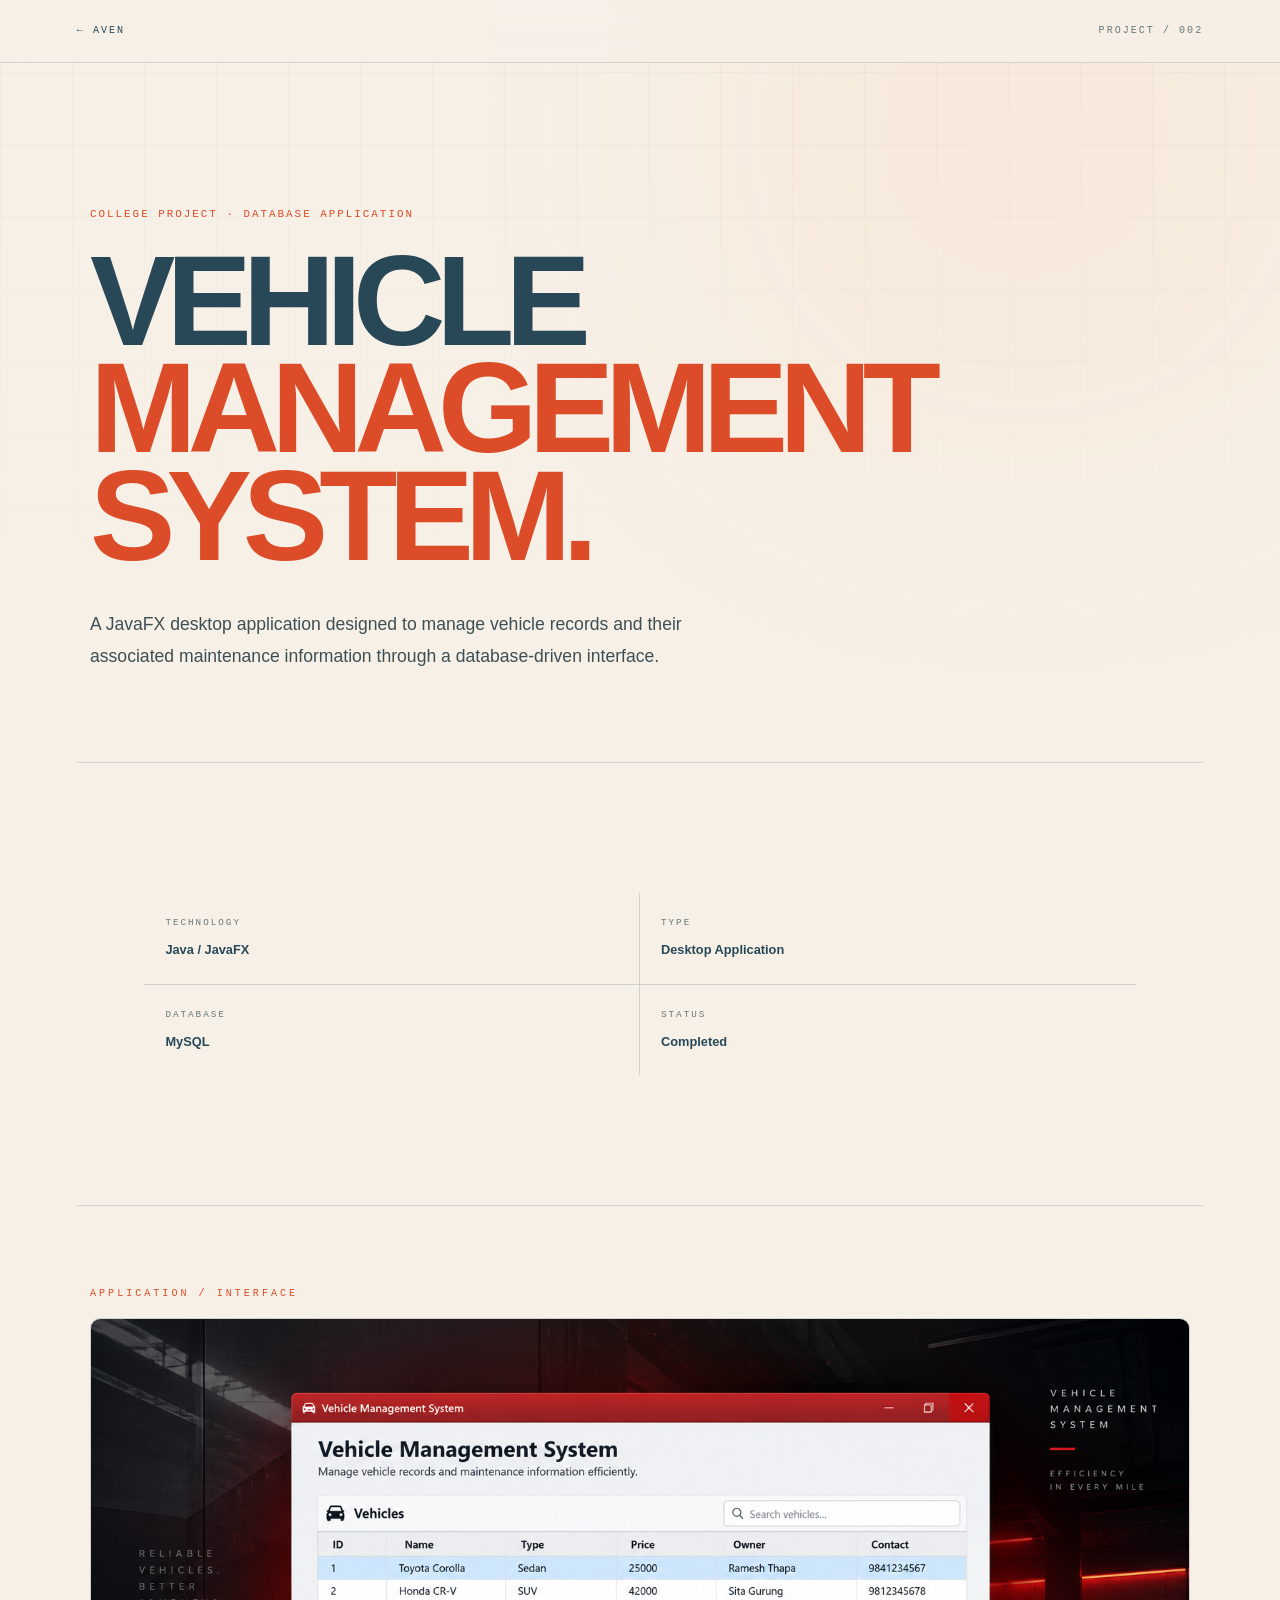
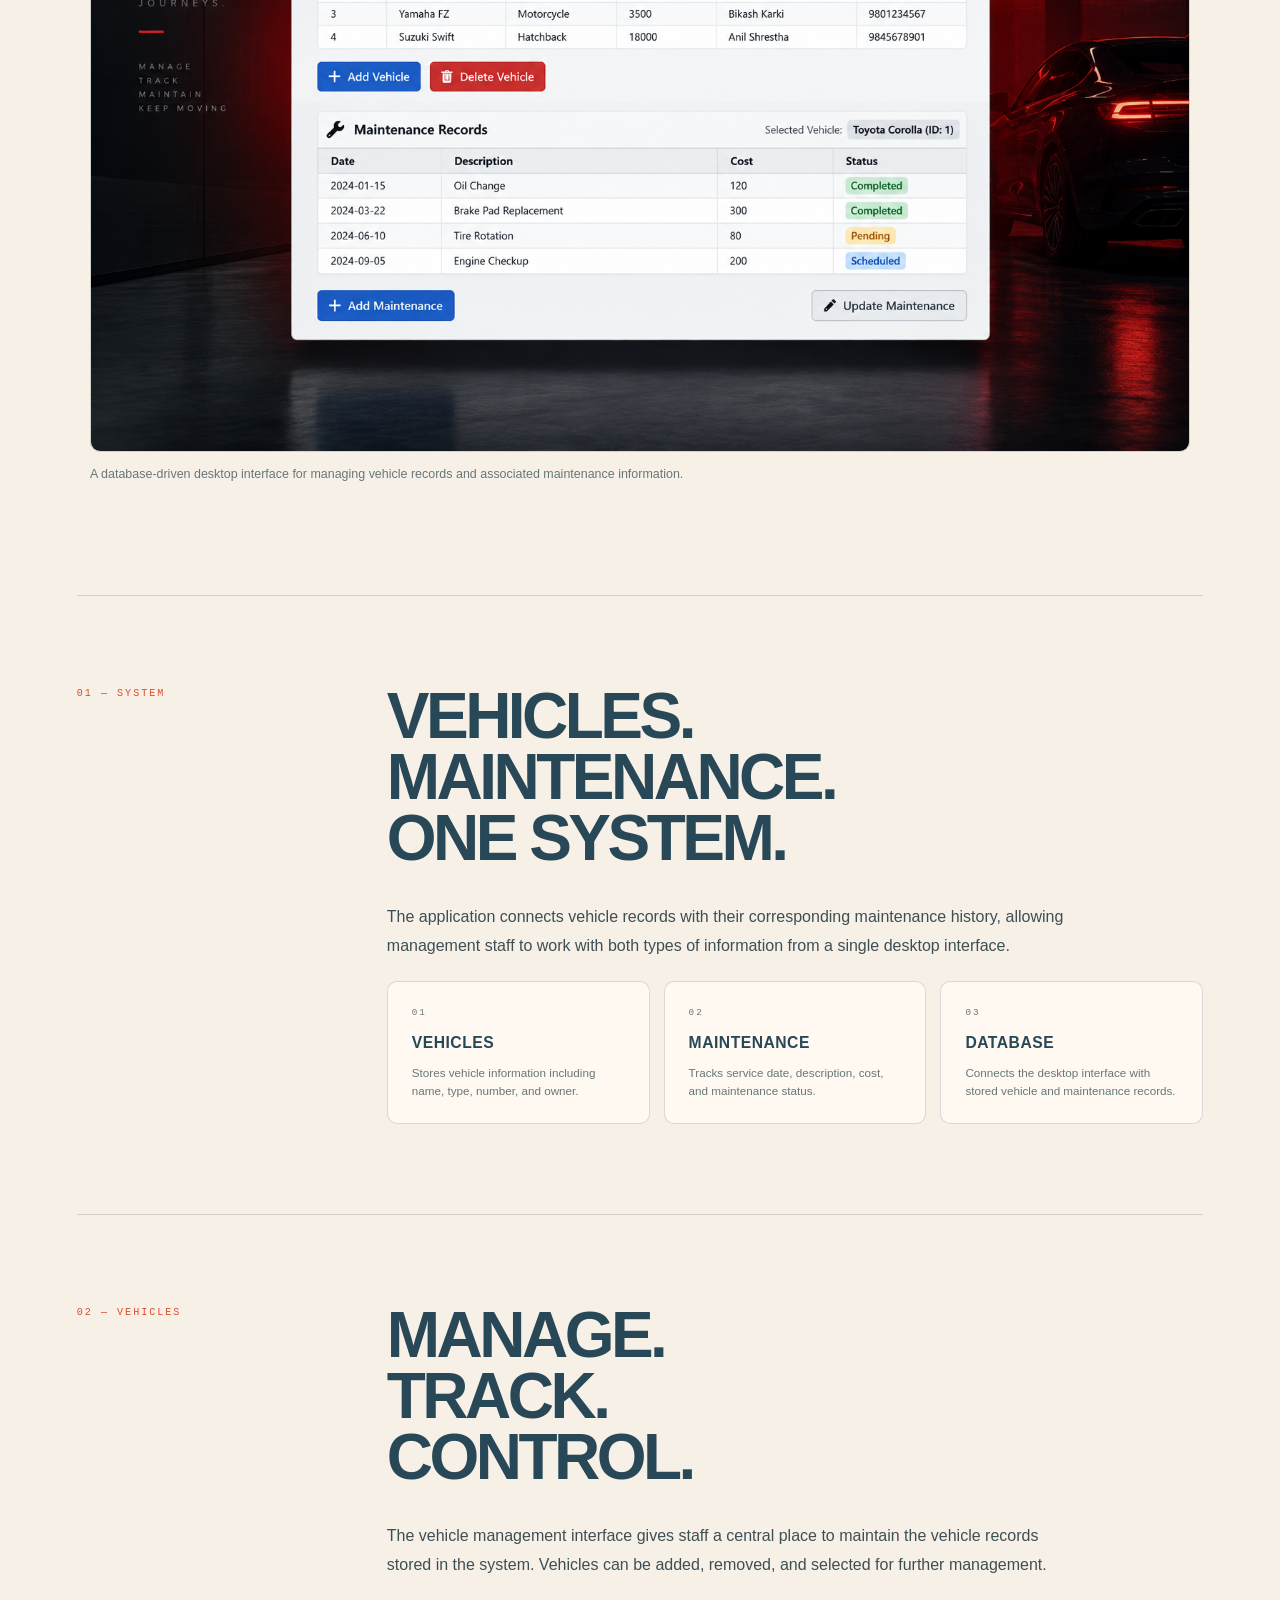
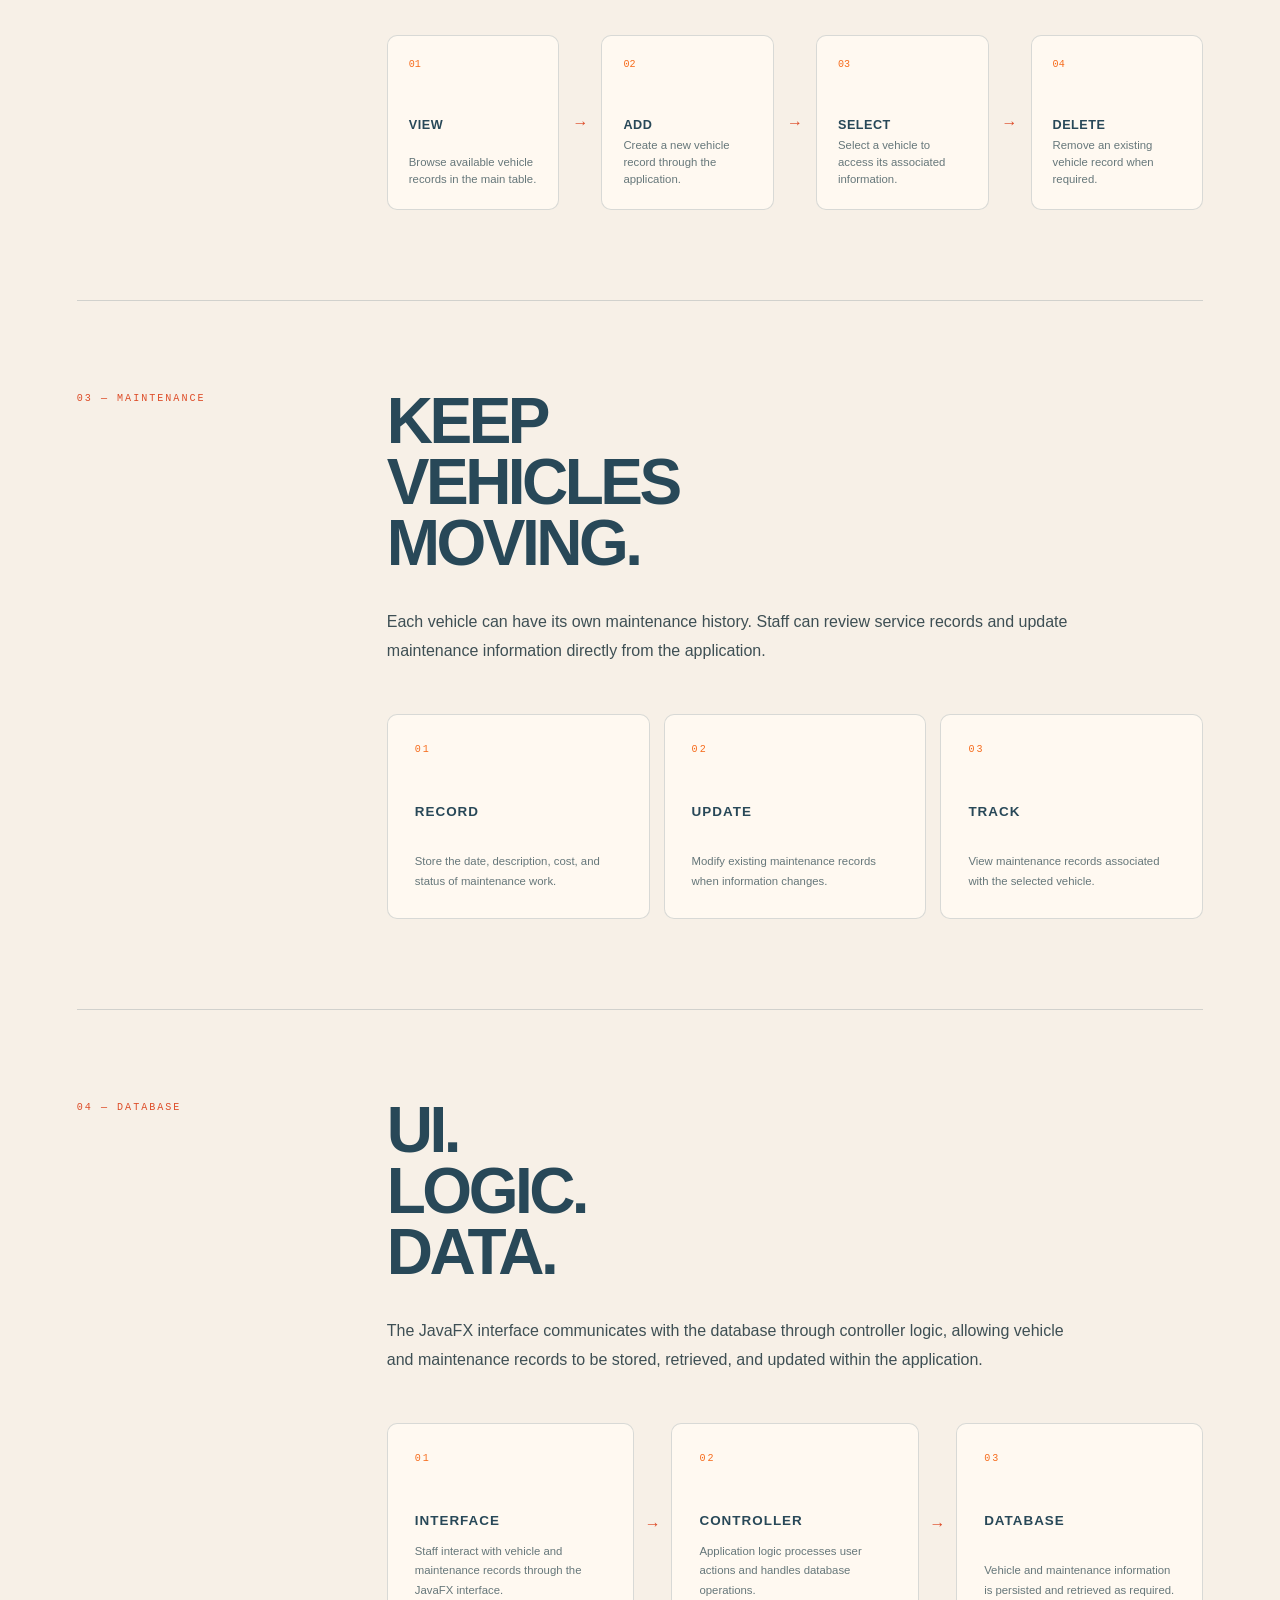
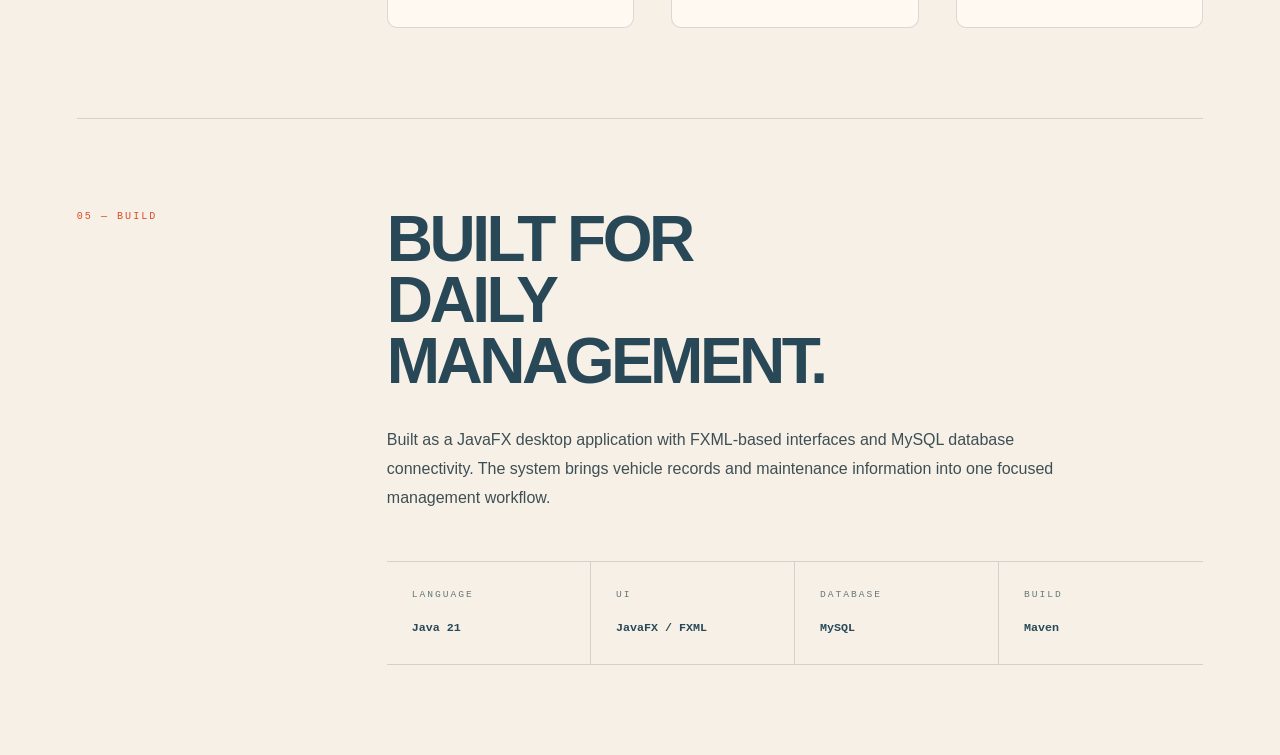
<file: vehivle-management-system.html>
<!DOCTYPE html>
<html lang="en">

<head>
    <meta charset="UTF-8">
    <meta name="viewport" content="width=device-width, initial-scale=1.0">

    <title>Vehicle Management System — Aven</title>

    <link rel="stylesheet" href="css/style.css">
</head>

<body class="vehicle-management-page">

    <!-- PROJECT NAVIGATION -->

    <div class="project-nav">
        <a href="index.html">← AVEN</a>
        <span>PROJECT / 002</span>
    </div>


    <!-- CASE STUDY -->

    <main class="case-study">


        <!-- HERO -->

        <section class="case-hero">

            <div class="case-type">
                COLLEGE PROJECT · DATABASE APPLICATION
            </div>

            <h1>
                VEHICLE
                <span>MANAGEMENT SYSTEM.</span>
            </h1>

            <p class="case-intro">
                A JavaFX desktop application designed to manage
                vehicle records and their associated maintenance
                information through a database-driven interface.
            </p>

        </section>



        <!-- PROJECT METADATA -->

        <section class="case-meta">

            <div>
                <span>TECHNOLOGY</span>
                <strong>Java / JavaFX</strong>
            </div>

            <div>
                <span>TYPE</span>
                <strong>Desktop Application</strong>
            </div>

            <div>
                <span>DATABASE</span>
                <strong>MySQL</strong>
            </div>

            <div>
                <span>STATUS</span>
                <strong>Completed</strong>
            </div>

        </section>



        <!-- APPLICATION INTERFACE -->

        <div class="project-visual">

            <div class="project-visual-label">
                APPLICATION / INTERFACE
            </div>

            <img
                src="assets/projects/Vehicle-Management-System/vehicle-management-ui.png"
                alt="Vehicle Management System application interface"
            >

            <p>
                A database-driven desktop interface for managing vehicle
                records and associated maintenance information.
            </p>

        </div>



        <!-- 01 — SYSTEM -->

        <section class="case-section">

            <div class="case-section-label">
                01 — SYSTEM
            </div>

            <div class="case-section-content">

                <h2>
                    VEHICLES.
                    <br>
                    MAINTENANCE.
                    <br>
                    ONE SYSTEM.
                </h2>

                <p>
                    The application connects vehicle records with their
                    corresponding maintenance history, allowing management
                    staff to work with both types of information from a
                    single desktop interface.
                </p>

                <div class="system-roles">

                    <article class="system-node">

                        <span>01</span>

                        <strong>VEHICLES</strong>

                        <small>
                            Stores vehicle information including name,
                            type, number, and owner.
                        </small>

                    </article>


                    <article class="system-node">

                        <span>02</span>

                        <strong>MAINTENANCE</strong>

                        <small>
                            Tracks service date, description, cost,
                            and maintenance status.
                        </small>

                    </article>


                    <article class="system-node">

                        <span>03</span>

                        <strong>DATABASE</strong>

                        <small>
                            Connects the desktop interface with stored
                            vehicle and maintenance records.
                        </small>

                    </article>

                </div>

            </div>

        </section>



        <!-- 02 — VEHICLES -->

        <section class="case-section">

            <div class="case-section-label">
                02 — VEHICLES
            </div>

            <div class="case-section-content">

                <h2>
                    MANAGE.
                    <br>
                    TRACK.
                    <br>
                    CONTROL.
                </h2>

                <p>
                    The vehicle management interface gives staff a central
                    place to maintain the vehicle records stored in the system.
                    Vehicles can be added, removed, and selected for further
                    management.
                </p>

                <div class="workflow">

                    <div>

                        <span>01</span>

                        <strong>VIEW</strong>

                        <p>
                            Browse available vehicle records
                            in the main table.
                        </p>

                    </div>


                    <div class="workflow-arrow">
                        →
                    </div>


                    <div>

                        <span>02</span>

                        <strong>ADD</strong>

                        <p>
                            Create a new vehicle record
                            through the application.
                        </p>

                    </div>


                    <div class="workflow-arrow">
                        →
                    </div>


                    <div>

                        <span>03</span>

                        <strong>SELECT</strong>

                        <p>
                            Select a vehicle to access
                            its associated information.
                        </p>

                    </div>


                    <div class="workflow-arrow">
                        →
                    </div>


                    <div>

                        <span>04</span>

                        <strong>DELETE</strong>

                        <p>
                            Remove an existing vehicle
                            record when required.
                        </p>

                    </div>

                </div>

            </div>

        </section>



        <!-- 03 — MAINTENANCE -->

        <section class="case-section">

            <div class="case-section-label">
                03 — MAINTENANCE
            </div>

            <div class="case-section-content">

                <h2>
                    KEEP
                    <br>
                    VEHICLES
                    <br>
                    MOVING.
                </h2>

                <p>
                    Each vehicle can have its own maintenance history.
                    Staff can review service records and update maintenance
                    information directly from the application.
                </p>

                <div class="maintenance-grid">

                    <article>

                        <span>01</span>

                        <strong>RECORD</strong>

                        <p>
                            Store the date, description, cost,
                            and status of maintenance work.
                        </p>

                    </article>


                    <article>

                        <span>02</span>

                        <strong>UPDATE</strong>

                        <p>
                            Modify existing maintenance records
                            when information changes.
                        </p>

                    </article>


                    <article>

                        <span>03</span>

                        <strong>TRACK</strong>

                        <p>
                            View maintenance records associated
                            with the selected vehicle.
                        </p>

                    </article>

                </div>

            </div>

        </section>



        <!-- 04 — DATABASE -->

        <section class="case-section">

            <div class="case-section-label">
                04 — DATABASE
            </div>

            <div class="case-section-content">

                <h2>
                    UI.
                    <br>
                    LOGIC.
                    <br>
                    DATA.
                </h2>

                <p>
                    The JavaFX interface communicates with the database through
                    controller logic, allowing vehicle and maintenance records
                    to be stored, retrieved, and updated within the application.
                </p>

                <div class="database-flow">

                    <article>

                        <span>01</span>

                        <strong>INTERFACE</strong>

                        <p>
                            Staff interact with vehicle and maintenance
                            records through the JavaFX interface.
                        </p>

                    </article>


                    <div class="flow-arrow">
                        →
                    </div>


                    <article>

                        <span>02</span>

                        <strong>CONTROLLER</strong>

                        <p>
                            Application logic processes user actions
                            and handles database operations.
                        </p>

                    </article>


                    <div class="flow-arrow">
                        →
                    </div>


                    <article>

                        <span>03</span>

                        <strong>DATABASE</strong>

                        <p>
                            Vehicle and maintenance information is
                            persisted and retrieved as required.
                        </p>

                    </article>

                </div>

            </div>

        </section>



        <!-- 05 — BUILD -->

        <section class="case-section">

            <div class="case-section-label">
                05 — BUILD
            </div>

            <div class="case-section-content">

                <h2>
                    BUILT FOR
                    <br>
                    DAILY
                    <br>
                    MANAGEMENT.
                </h2>

                <p>
                    Built as a JavaFX desktop application with FXML-based
                    interfaces and MySQL database connectivity. The system
                    brings vehicle records and maintenance information into
                    one focused management workflow.
                </p>

                <div class="build-details">

                    <div>

                        <span>LANGUAGE</span>

                        <strong>
                            Java 21
                        </strong>

                    </div>


                    <div>

                        <span>UI</span>

                        <strong>
                            JavaFX / FXML
                        </strong>

                    </div>


                    <div>

                        <span>DATABASE</span>

                        <strong>
                            MySQL
                        </strong>

                    </div>


                    <div>

                        <span>BUILD</span>

                        <strong>
                            Maven
                        </strong>

                    </div>

                </div>

            </div>

        </section>


    </main>

</body>

</html>
</file>
<file: css/style.css>
/* =========================================================
   AVEN PORTFOLIO — WARM COASTAL / MODERN MINIMAL
   Palette supplied by the designer:
   #DD4C28  Deep Orange
   #F66C1D  Orange
   #FF8623  Bright Orange
   #438D94  Teal
   #284858  Deep Teal
========================================================= */

:root {
    --orange-deep: #DD4C28;
    --orange: #F66C1D;
    --orange-bright: #FF8623;
    --teal: #438D94;
    --teal-deep: #284858;

    /* Derived neutrals keep the five supplied colors dominant. */
    --bg: #F7F0E7;
    --surface: #FFF9F1;
    --surface-alt: #E9DED0;
    --text: #284858;
    --text-soft: #3E4F54;
    --muted: #66777A;
    --border: rgba(40, 72, 88, 0.18);
    --border-strong: rgba(40, 72, 88, 0.32);

    --accent: var(--orange-deep);
    --accent-bright: var(--orange-bright);

    --max-width: 1400px;
    --radius: 10px;
    --radius-small: 6px;
    --shadow: 0 16px 40px rgba(40, 72, 88, 0.10);
}

/* RESET */
* {
    margin: 0;
    padding: 0;
    box-sizing: border-box;
}

html {
    scroll-behavior: smooth;
}

body {
    background: var(--bg);
    color: var(--text);
    font-family: Inter, "Helvetica Neue", Arial, sans-serif;
    line-height: 1.6;
    overflow-x: hidden;
}

/* Very subtle warm paper/grid texture */
body::before {
    content: "";
    position: fixed;
    inset: 0;
    pointer-events: none;
    background-image:
        linear-gradient(rgba(40, 72, 88, 0.035) 1px, transparent 1px),
        linear-gradient(90deg, rgba(40, 72, 88, 0.035) 1px, transparent 1px);
    background-size: 72px 72px;
    mask-image: linear-gradient(to bottom, black, transparent 72%);
    z-index: -2;
}

body::after {
    content: "";
    position: fixed;
    width: 520px;
    height: 520px;
    left: var(--mouse-x, 80%);
    top: var(--mouse-y, 15%);
    transform: translate(-50%, -50%);
    background: var(--orange-bright);
    opacity: 0.07;
    filter: blur(150px);
    pointer-events: none;
    z-index: -1;
    transition: left 0.15s ease-out, top 0.15s ease-out;
}

/* TYPOGRAPHY / SECTIONS */
section {
    position: relative;
    max-width: var(--max-width);
    margin: auto;
    padding: 130px 6%;
}

h1, h2, h3 {
    color: var(--text);
}

h1 {
    max-width: 1000px;
    font-size: clamp(3.5rem, 9vw, 8.5rem);
    line-height: 0.88;
    letter-spacing: -0.065em;
    font-weight: 800;
}

h2 {
    max-width: 900px;
    font-size: clamp(2.5rem, 6vw, 5rem);
    line-height: 0.95;
    letter-spacing: -0.055em;
    margin-bottom: 30px;
}

h3 {
    letter-spacing: -0.02em;
}

.section-label {
    color: var(--orange-deep);
    font-family: ui-monospace, SFMono-Regular, Menlo, Monaco, Consolas, monospace;
    font-size: 0.72rem;
    letter-spacing: 3px;
    margin-bottom: 22px;
    text-transform: uppercase;
}

/* NAVIGATION */
header {
    position: fixed;
    top: 0;
    left: 0;
    width: 100%;
    padding: 22px 6%;
    z-index: 1000;
    background: rgba(247, 240, 231, 0.82);
    border-bottom: 1px solid rgba(40, 72, 88, 0.08);
    backdrop-filter: blur(16px);
}

nav {
    max-width: var(--max-width);
    margin: auto;
    display: flex;
    justify-content: space-between;
    align-items: center;
}

.logo {
    color: var(--teal-deep);
    text-decoration: none;
    font-size: 1rem;
    font-weight: 900;
    letter-spacing: 4px;
}

.nav-links {
    display: flex;
    gap: 34px;
}

.nav-links a {
    position: relative;
    color: var(--text-soft);
    text-decoration: none;
    font-size: 0.78rem;
    font-weight: 600;
    transition: color 0.25s ease;
}

.nav-links a::after {
    content: "";
    position: absolute;
    left: 0;
    bottom: -7px;
    width: 0;
    height: 2px;
    background: var(--orange);
    transition: width 0.25s ease;
}

.nav-links a:hover {
    color: var(--orange-deep);
}

.nav-links a:hover::after {
    width: 100%;
}

/* HERO */
#hero {
    min-height: 100vh;
    display: flex;
    flex-direction: column;
    justify-content: center;
    align-items: flex-start;
    position: relative;
    overflow: hidden;
}

.eyebrow {
    color: var(--teal);
    font-size: 0.74rem;
    font-weight: 800;
    letter-spacing: 4px;
    margin-bottom: 28px;
    text-transform: uppercase;
}

.hero-description {
    max-width: 600px;
    margin-top: 34px;
    color: var(--text-soft);
    font-size: 1.02rem;
}

.hero-buttons {
    display: flex;
    gap: 12px;
    margin-top: 34px;
}

.hero-buttons a {
    position: relative;
    padding: 13px 22px;
    border: 1px solid var(--border-strong);
    border-radius: var(--radius-small);
    color: var(--teal-deep);
    background: transparent;
    text-decoration: none;
    font-size: 0.78rem;
    font-weight: 800;
    transition: transform 0.25s ease, background 0.25s ease,
                border-color 0.25s ease, color 0.25s ease;
}

.hero-buttons a:first-child {
    background: var(--orange-deep);
    border-color: var(--orange-deep);
    color: #FFF9F1;
}

.hero-buttons a:first-child:hover {
    background: var(--orange-bright);
    border-color: var(--orange-bright);
    color: var(--teal-deep);
    transform: translateY(-3px);
}

.hero-buttons a:last-child:hover {
    background: var(--teal-deep);
    border-color: var(--teal-deep);
    color: #FFF9F1;
    transform: translateY(-3px);
}

.hero-content {
    position: relative;
    z-index: 2;
    animation: heroEnter 0.8s ease forwards;
}

@keyframes heroEnter {
    from { opacity: 0; transform: translateY(24px); }
    to { opacity: 1; transform: translateY(0); }
}

/* HERO SYSTEM PANEL */
.system-panel {
    position: absolute;
    right: 6%;
    bottom: 18%;
    width: 250px;
    padding: 22px;
    border: 1px solid var(--border-strong);
    border-radius: var(--radius);
    background: rgba(255, 249, 241, 0.84);
    box-shadow: var(--shadow);
    backdrop-filter: blur(14px);
    font-family: ui-monospace, SFMono-Regular, Menlo, Monaco, Consolas, monospace;
    font-size: 0.68rem;
    z-index: 2;
    opacity: 0;
    animation: panelEnter 0.8s ease 0.2s forwards;
}

@keyframes panelEnter {
    from { opacity: 0; transform: translateY(18px); }
    to { opacity: 1; transform: translateY(0); }
}

.system-header {
    display: flex;
    justify-content: space-between;
    color: var(--muted);
    padding-bottom: 14px;
    border-bottom: 1px solid var(--border);
}

.system-status {
    display: flex;
    align-items: center;
    gap: 8px;
    margin: 17px 0;
    color: var(--teal-deep);
}

.status-dot {
    width: 7px;
    height: 7px;
    background: var(--orange);
    border-radius: 50%;
    box-shadow: 0 0 0 4px rgba(246, 108, 29, 0.12);
    animation: statusPulse 2s infinite;
}

@keyframes statusPulse {
    0%, 100% { opacity: 1; transform: scale(1); }
    50% { opacity: 0.55; transform: scale(0.8); }
}

.system-info {
    display: flex;
    flex-direction: column;
    gap: 14px;
}

.system-info div {
    display: flex;
    justify-content: space-between;
}

.system-info span {
    color: var(--muted);
}

.system-info strong {
    color: var(--teal-deep);
    font-weight: 700;
}

.scroll-indicator {
    position: absolute;
    bottom: 38px;
    left: 6%;
    display: flex;
    align-items: center;
    gap: 15px;
    font-family: ui-monospace, SFMono-Regular, Menlo, Monaco, Consolas, monospace;
    font-size: 0.62rem;
    color: var(--muted);
    letter-spacing: 2px;
}

.scroll-line {
    width: 60px;
    height: 1px;
    background: var(--border-strong);
    position: relative;
    overflow: hidden;
}

.scroll-line::after {
    content: "";
    position: absolute;
    left: -100%;
    top: 0;
    width: 100%;
    height: 100%;
    background: var(--orange);
    animation: scrollLine 2s infinite;
}

@keyframes scrollLine {
    0% { left: -100%; }
    50% { left: 0; }
    100% { left: 100%; }
}

/* ABOUT */
.section-intro {
    max-width: 1000px;
}

.section-intro h2 {
    max-width: 950px;
    font-size: clamp(3rem, 7vw, 6rem);
    line-height: 0.95;
    letter-spacing: -0.06em;
}

.section-intro h2 span {
    color: var(--orange-deep);
}

#about > p:last-child {
    max-width: 700px;
    font-size: 1.15rem;
    color: var(--text-soft);
}

.about-content {
    display: grid;
    grid-template-columns: minmax(0, 2fr) minmax(250px, 1fr);
    gap: 100px;
    margin-top: 75px;
}

.about-text {
    max-width: 750px;
    display: flex;
    flex-direction: column;
    gap: 22px;
}

.about-text p {
    color: var(--text-soft);
    font-size: 1.02rem;
    line-height: 1.8;
}

.about-text .about-lead {
    color: var(--teal-deep);
    font-size: 1.3rem;
    line-height: 1.6;
    margin-bottom: 8px;
}

.about-side {
    display: flex;
    flex-direction: column;
    align-self: start;
    border-top: 2px solid var(--teal-deep);
}

.about-stat {
    display: flex;
    flex-direction: column;
    gap: 6px;
    padding: 19px 0;
    border-bottom: 1px solid var(--border);
}

.about-stat span {
    font-family: ui-monospace, SFMono-Regular, Menlo, Monaco, Consolas, monospace;
    font-size: 0.62rem;
    letter-spacing: 2px;
    color: var(--muted);
    text-transform: uppercase;
}

.about-stat strong {
    font-size: 0.88rem;
    font-weight: 700;
    color: var(--teal-deep);
}

/* INTERESTS */
.interests {
    margin-top: 145px;
}

.interest-grid {
    display: grid;
    grid-template-columns: repeat(5, 1fr);
    border-top: 1px solid var(--border);
    border-bottom: 1px solid var(--border);
    margin-top: 38px;
}

.interest {
    min-height: 190px;
    padding: 25px;
    border-right: 1px solid var(--border);
    transition: background 0.25s ease, transform 0.25s ease;
}

.interest:last-child {
    border-right: none;
}

.interest:hover {
    background: var(--surface);
    transform: translateY(-3px);
}

.interest span {
    font-family: ui-monospace, SFMono-Regular, Menlo, Monaco, Consolas, monospace;
    color: var(--orange);
    font-size: 0.68rem;
}

.interest h3 {
    margin-top: 45px;
    font-size: 0.9rem;
    letter-spacing: 0.5px;
}

.interest p {
    margin-top: 8px;
    font-size: 0.75rem;
    color: var(--muted);
}

/* PHILOSOPHY */
.philosophy {
    margin-top: 145px;
}

.philosophy-flow {
    display: grid;
    grid-template-columns: 1fr auto 1fr auto 1fr auto 1fr;
    align-items: center;
    gap: 15px;
    margin-top: 38px;
}

.philosophy-flow > div:not(.flow-arrow) {
    min-height: 160px;
    padding: 25px;
    border: 1px solid var(--border);
    border-radius: var(--radius);
    background: rgba(255, 249, 241, 0.55);
    display: flex;
    flex-direction: column;
    justify-content: space-between;
    transition: border-color 0.25s ease, transform 0.25s ease;
}

.philosophy-flow > div:not(.flow-arrow):hover {
    border-color: var(--teal);
    transform: translateY(-3px);
}

.philosophy-flow span {
    font-family: ui-monospace, SFMono-Regular, Menlo, Monaco, Consolas, monospace;
    color: var(--orange);
    font-size: 0.68rem;
}

.philosophy-flow strong {
    font-size: 0.88rem;
    letter-spacing: 0.5px;
}

.philosophy-flow p {
    color: var(--muted);
    font-size: 0.73rem;
}

.flow-arrow {
    color: var(--orange);
    font-size: 1rem;
}

/* PROJECTS */
#projects {
    padding-top: 150px;
}

.projects-grid {
    display: grid;
    grid-template-columns: repeat(2, 1fr);
    gap: 18px;
    margin-top: 55px;
}

.projects-list {
    margin-top: 80px;
    border-top: 2px solid var(--teal-deep);
}

.project {
    border-bottom: 1px solid var(--border);
    transition: background 0.3s ease;
}

.project:hover {
    background: rgba(67, 141, 148, 0.055);
}

.project-number {
    padding: 19px 0;
    color: var(--orange);
    font-family: ui-monospace, SFMono-Regular, Menlo, Monaco, Consolas, monospace;
    font-size: 0.68rem;
    letter-spacing: 2px;
}

.project-main {
    display: grid;
    grid-template-columns: 2fr 1fr;
    gap: 90px;
    padding: 18px 0 55px;
}

.project-card {
    position: relative;
    min-height: 350px;
    padding: 32px;
    border: 1px solid var(--border-strong);
    border-radius: var(--radius);
    background: var(--surface);
    box-shadow: 0 10px 28px rgba(40, 72, 88, 0.06);
    display: flex;
    flex-direction: column;
    justify-content: flex-end;
    overflow: hidden;
    transition: transform 0.3s ease, border-color 0.3s ease,
                box-shadow 0.3s ease;
}

.project-card::before {
    content: "";
    position: absolute;
    top: 0;
    left: 0;
    width: 100%;
    height: 4px;
    background: linear-gradient(90deg, var(--orange-deep), var(--orange-bright));
    transform: scaleX(0);
    transform-origin: left;
    transition: transform 0.35s ease;
}

.project-card:hover {
    transform: translateY(-6px);
    border-color: var(--teal);
    box-shadow: var(--shadow);
}

.project-card:hover::before {
    transform: scaleX(1);
}

.project-card span {
    color: var(--teal);
    font-family: ui-monospace, SFMono-Regular, Menlo, Monaco, Consolas, monospace;
    font-size: 0.68rem;
    letter-spacing: 2px;
}

.project-card h3 {
    margin-top: 10px;
    font-size: 2rem;
}

.project-card p {
    color: var(--muted);
    margin-top: 8px;
}

.project-type {
    color: var(--orange-deep);
    font-family: ui-monospace, SFMono-Regular, Menlo, Monaco, Consolas, monospace;
    font-size: 0.68rem;
    letter-spacing: 2px;
    margin-bottom: 18px;
}

.project-info h3 {
    font-size: clamp(2.5rem, 5vw, 5rem);
    line-height: 0.95;
    letter-spacing: -0.055em;
    max-width: 800px;
}

.project-description {
    max-width: 650px;
    margin-top: 28px;
    color: var(--text-soft);
    font-size: 0.98rem;
    line-height: 1.75;
}

.project-tags {
    display: flex;
    flex-wrap: wrap;
    gap: 7px;
    margin-top: 28px;
}

.project-tags span {
    padding: 7px 10px;
    border: 1px solid var(--border);
    border-radius: 999px;
    color: var(--teal-deep);
    background: var(--surface-alt);
    font-family: ui-monospace, SFMono-Regular, Menlo, Monaco, Consolas, monospace;
    font-size: 0.58rem;
    letter-spacing: 1px;
}

.project-meta {
    display: flex;
    flex-direction: column;
    align-items: flex-start;
    gap: 28px;
    padding-top: 8px;
}

.project-meta div {
    display: flex;
    flex-direction: column;
    gap: 5px;
}

.project-meta span {
    color: var(--muted);
    font-family: ui-monospace, SFMono-Regular, Menlo, Monaco, Consolas, monospace;
    font-size: 0.58rem;
    letter-spacing: 2px;
}

.project-meta strong {
    color: var(--teal-deep);
    font-size: 0.76rem;
    font-weight: 700;
}

.project-meta a {
    margin-top: auto;
    color: var(--orange-deep);
    text-decoration: none;
    font-family: ui-monospace, SFMono-Regular, Menlo, Monaco, Consolas, monospace;
    font-size: 0.68rem;
    letter-spacing: 1px;
    transition: color 0.25s ease, transform 0.25s ease;
}

.project-meta a:hover {
    color: var(--orange-bright);
    transform: translateX(7px);
}

/* LAB */
#lab {
    padding-top: 150px;
}

#lab > p:last-child {
    max-width: 700px;
    font-size: 1.08rem;
    color: var(--text-soft);
}

.lab-intro {
    max-width: 650px;
    margin-top: 32px;
    color: var(--text-soft);
    font-size: 1.02rem;
    line-height: 1.7;
}

.lab-list {
    margin-top: 75px;
    border-top: 2px solid var(--teal-deep);
}

.lab-item {
    border-bottom: 1px solid var(--border);
    transition: background 0.25s ease;
}

.lab-item:hover {
    background: rgba(246, 108, 29, 0.045);
}

.lab-index {
    padding: 17px 0;
    color: var(--orange);
    font-family: ui-monospace, SFMono-Regular, Menlo, Monaco, Consolas, monospace;
    font-size: 0.63rem;
    letter-spacing: 2px;
}

.lab-content {
    display: flex;
    justify-content: space-between;
    align-items: center;
    gap: 50px;
    padding: 20px 0 48px;
}

.lab-status {
    display: inline-block;
    color: var(--muted);
    font-family: ui-monospace, SFMono-Regular, Menlo, Monaco, Consolas, monospace;
    font-size: 0.63rem;
    letter-spacing: 2px;
    margin-bottom: 14px;
}

.lab-status.active {
    color: var(--orange-deep);
}

.lab-status.research {
    color: var(--teal);
}

.lab-content h3 {
    font-size: clamp(2rem, 4vw, 3.5rem);
    letter-spacing: -0.05em;
    line-height: 1;
}

.lab-content p {
    max-width: 650px;
    margin-top: 14px;
    color: var(--muted);
    font-size: 0.93rem;
}

.lab-arrow {
    width: 56px;
    height: 56px;
    border: 1px solid var(--border-strong);
    border-radius: 50%;
    display: flex;
    justify-content: center;
    align-items: center;
    color: var(--teal-deep);
    font-size: 1.1rem;
    flex-shrink: 0;
    transition: color 0.25s ease, background 0.25s ease,
                border-color 0.25s ease, transform 0.25s ease;
}

.lab-item:hover .lab-arrow {
    color: #FFF9F1;
    background: var(--orange-deep);
    border-color: var(--orange-deep);
    transform: translateX(7px);
}

/* CONTACT */
#contact {
    min-height: 80vh;
    display: flex;
    flex-direction: column;
    justify-content: space-between;
}

.contact-content h2 {
    max-width: 1000px;
    font-size: clamp(3rem, 8vw, 8rem);
    line-height: 0.9;
    letter-spacing: -0.065em;
}

.contact-content h2 span {
    display: block;
    color: var(--orange-deep);
}

.contact-description {
    max-width: 600px;
    margin-top: 32px;
    color: var(--text-soft);
    font-size: 1.02rem;
    line-height: 1.7;
}

.contact-buttons {
    display: flex;
    flex-wrap: wrap;
    gap: 10px;
}

.contact-button {
    display: inline-block;
    margin-top: 36px;
    padding: 15px 26px;
    background: var(--orange-deep);
    border: 1px solid var(--orange-deep);
    border-radius: var(--radius-small);
    color: #FFF9F1;
    text-decoration: none;
    font-family: ui-monospace, SFMono-Regular, Menlo, Monaco, Consolas, monospace;
    font-size: 0.72rem;
    letter-spacing: 1px;
    transition: background 0.25s ease, transform 0.25s ease;
}

.contact-button:hover {
    background: var(--orange-bright);
    color: var(--teal-deep);
    transform: translateY(-3px);
}

.contact-button.secondary {
    background: transparent;
    border-color: var(--border-strong);
    color: var(--teal-deep);
}

.contact-button.secondary:hover {
    background: var(--teal-deep);
    border-color: var(--teal-deep);
    color: #FFF9F1;
}

.contact-footer {
    display: flex;
    justify-content: space-between;
    align-items: center;
    margin-top: 90px;
    padding-top: 23px;
    border-top: 1px solid var(--border);
}

.social-links {
    display: flex;
    gap: 27px;
}

.social-links a {
    color: var(--muted);
    text-decoration: none;
    font-family: ui-monospace, SFMono-Regular, Menlo, Monaco, Consolas, monospace;
    font-size: 0.63rem;
    letter-spacing: 2px;
    transition: color 0.25s ease;
}

.social-links a:hover {
    color: var(--orange-deep);
}

.contact-system {
    display: flex;
    align-items: center;
    gap: 15px;
    font-family: ui-monospace, SFMono-Regular, Menlo, Monaco, Consolas, monospace;
    font-size: 0.63rem;
}

.contact-system span {
    color: var(--muted);
    letter-spacing: 1px;
}

.contact-system strong {
    color: var(--teal);
    font-weight: 800;
}

/* FOOTER */
footer {
    max-width: var(--max-width);
    margin: auto;
    padding: 38px 6%;
    border-top: 1px solid var(--border);
}

footer p {
    font-family: ui-monospace, SFMono-Regular, Menlo, Monaco, Consolas, monospace;
    font-size: 0.68rem;
    color: var(--muted);
    letter-spacing: 1px;
}

/* =========================================================
   CASE STUDIES
========================================================= */

.project-nav {
    display: flex;
    justify-content: space-between;
    align-items: center;
    padding: 23px 6vw;
    border-bottom: 1px solid var(--border);
    background: rgba(247, 240, 231, 0.82);
    backdrop-filter: blur(14px);
    font-family: ui-monospace, SFMono-Regular, Menlo, Monaco, Consolas, monospace;
    font-size: 0.63rem;
    letter-spacing: 2px;
}

.project-nav a {
    color: var(--teal-deep);
    text-decoration: none;
}

.project-nav a:hover {
    color: var(--orange-deep);
}

.project-nav > span {
    color: var(--muted);
}

.case-study {
    width: min(1400px, 88%);
    margin: auto;
}

.case-hero {
    padding: 125px 0 90px;
    max-width: 1100px;
}

.case-type {
    margin-top: 18px;
    color: var(--orange-deep);
    font-family: ui-monospace, SFMono-Regular, Menlo, Monaco, Consolas, monospace;
    font-size: 0.68rem;
    letter-spacing: 2px;
}

.case-hero h1 {
    margin-top: 23px;
    font-size: clamp(4rem, 10vw, 9.5rem);
    line-height: 0.84;
    letter-spacing: -0.07em;
}

.case-hero h1 span {
    display: block;
    color: var(--orange-deep);
}

.case-intro {
    max-width: 650px;
    margin-top: 40px;
    color: var(--text-soft);
    font-size: 1.1rem;
    line-height: 1.8;
}

.case-meta {
    display: grid;
    grid-template-columns: repeat(2, minmax(0, 1fr));
    border-top: 1px solid var(--border);
    border-bottom: 1px solid var(--border);
    margin-bottom: 80px;
}

.case-meta div {
    min-height: 0;
    padding: 23px 21px;
    border-right: 1px solid var(--border);
}

.case-meta div:nth-child(2n) {
    border-right: none;
}

.case-meta div:nth-child(-n + 2) {
    border-bottom: 1px solid var(--border);
}

.case-meta span,
.code-facts span {
    display: block;
    color: var(--muted);
    font-family: ui-monospace, SFMono-Regular, Menlo, Monaco, Consolas, monospace;
    font-size: 0.58rem;
    letter-spacing: 2px;
    margin-bottom: 9px;
}

.case-meta strong {
    display: block;
    font-size: 0.8rem;
    font-weight: 700;
    color: var(--teal-deep);
}

.case-image {
    border: 1px solid var(--border-strong);
    border-radius: var(--radius);
    background: var(--surface);
    padding: 12px;
    margin-bottom: 120px;
    box-shadow: var(--shadow);
}

.image-label {
    padding: 9px 5px 14px;
    color: var(--muted);
    font-family: ui-monospace, SFMono-Regular, Menlo, Monaco, Consolas, monospace;
    font-size: 0.58rem;
    letter-spacing: 2px;
}

.case-image img {
    display: block;
    width: 100%;
    height: auto;
    border-radius: var(--radius-small);
}

.project-visual {
    width: 100%;
    max-width: 1100px;
    margin: 70px auto 110px;
}

.project-visual-label {
    margin-bottom: 16px;
    color: var(--orange-deep);
    font-family: ui-monospace, SFMono-Regular, Menlo, Monaco, Consolas, monospace;
    font-size: 0.63rem;
    letter-spacing: 3px;
}

.project-visual img {
    display: block;
    width: 100%;
    height: auto;
    border: 1px solid var(--border);
    border-radius: var(--radius);
}

.project-visual p {
    margin-top: 13px;
    color: var(--muted);
    font-size: 0.78rem;
    line-height: 1.6;
}

.case-section {
    display: grid;
    grid-template-columns: 220px minmax(0, 1fr);
    gap: 90px;
    padding: 90px 0;
    border-top: 1px solid var(--border);
    min-height: auto;
}

.case-section-label {
    color: var(--orange-deep);
    font-family: ui-monospace, SFMono-Regular, Menlo, Monaco, Consolas, monospace;
    font-size: 0.63rem;
    letter-spacing: 2px;
}

.case-section-content {
    max-width: 850px;
}

.case-section-content h2 {
    font-size: clamp(2.5rem, 5vw, 5rem);
    line-height: 0.95;
    letter-spacing: -0.055em;
    margin-bottom: 35px;
}

.case-section-content p {
    max-width: 700px;
    color: var(--text-soft);
    line-height: 1.8;
    margin-bottom: 20px;
}

/* ROLE GRID */
.role-grid {
    display: grid;
    grid-template-columns: repeat(3, minmax(0, 1fr));
    gap: 14px;
    margin-top: 55px;
}

.role-grid article {
    min-height: 250px;
    padding: 24px;
    border: 1px solid var(--border);
    border-radius: var(--radius);
    background: rgba(255, 249, 241, 0.5);
    display: flex;
    flex-direction: column;
    transition: transform 0.25s ease, border-color 0.25s ease;
}

.role-grid article:hover {
    transform: translateY(-4px);
    border-color: var(--teal);
}

.role-grid span {
    color: var(--orange);
    font-family: ui-monospace, SFMono-Regular, Menlo, Monaco, Consolas, monospace;
    font-size: 0.63rem;
}

.role-grid h3 {
    margin-top: 55px;
    font-size: 0.98rem;
    letter-spacing: 0.5px;
}

.role-grid p {
    margin-top: auto;
    margin-bottom: 0;
    font-size: 0.83rem;
}

/* SYSTEM MAP */
.system-map {
    margin-top: 55px;
}

.system-node {
    border: 1px solid var(--border);
    border-radius: var(--radius);
    padding: 24px;
    background: var(--surface);
    display: flex;
    flex-direction: column;
    gap: 9px;
}

.system-node span,
.ride-state > span {
    color: var(--muted);
    font-family: ui-monospace, SFMono-Regular, Menlo, Monaco, Consolas, monospace;
    font-size: 0.58rem;
    letter-spacing: 2px;
}

.system-node strong {
    font-size: 0.98rem;
    letter-spacing: 0.5px;
}

.system-node small {
    color: var(--muted);
    font-size: 0.73rem;
    line-height: 1.5;
}

.login-node {
    max-width: 300px;
    margin: auto;
    text-align: center;
}

.system-line {
    width: 1px;
    height: 45px;
    background: var(--border-strong);
    margin: auto;
}

.system-roles {
    display: grid;
    grid-template-columns: repeat(3, minmax(0, 1fr));
    gap: 14px;
}

/* RIDE STATE */
.ride-state {
    border: 1px solid var(--border);
    border-radius: var(--radius);
    padding: 28px;
    background: rgba(255, 249, 241, 0.45);
}

.state-flow {
    display: flex;
    align-items: center;
    justify-content: center;
    flex-wrap: wrap;
    gap: 13px;
    margin-top: 23px;
}

.state-flow div {
    padding: 11px 15px;
    border: 1px solid var(--border);
    border-radius: 999px;
    background: var(--surface);
    font-family: ui-monospace, SFMono-Regular, Menlo, Monaco, Consolas, monospace;
    font-size: 0.62rem;
    letter-spacing: 1px;
}

.state-flow span {
    color: var(--orange-deep);
}

.state-secondary {
    margin-top: 18px;
    text-align: center;
    color: var(--muted);
    font-family: ui-monospace, SFMono-Regular, Menlo, Monaco, Consolas, monospace;
    font-size: 0.58rem;
    letter-spacing: 2px;
}

/* WORKFLOW */
.workflow {
    display: grid;
    grid-template-columns: 1fr auto 1fr auto 1fr auto 1fr;
    align-items: center;
    gap: 13px;
    margin-top: 55px;
}

.workflow > div:not(.workflow-arrow) {
    min-height: 175px;
    padding: 21px;
    border: 1px solid var(--border);
    border-radius: var(--radius);
    background: var(--surface);
    display: flex;
    flex-direction: column;
}

.workflow span {
    color: var(--orange);
    font-family: ui-monospace, SFMono-Regular, Menlo, Monaco, Consolas, monospace;
    font-size: 0.63rem;
}

.workflow strong {
    margin-top: 42px;
    font-size: 0.79rem;
    letter-spacing: 0.5px;
}

.workflow p {
    margin-top: auto;
    margin-bottom: 0;
    font-size: 0.71rem;
    line-height: 1.5;
    color: var(--muted);
}

.workflow-arrow {
    color: var(--orange-deep);
    font-size: 1rem;
}

/* TECHNICAL FACTS */
.code-facts {
    display: grid;
    grid-template-columns: repeat(4, minmax(0, 1fr));
    margin-top: 55px;
    border-top: 1px solid var(--border);
    border-bottom: 1px solid var(--border);
}

.code-facts div {
    padding: 24px;
    border-right: 1px solid var(--border);
}

.code-facts div:last-child {
    border-right: none;
}

.code-facts strong {
    color: var(--teal-deep);
    font-family: ui-monospace, SFMono-Regular, Menlo, Monaco, Consolas, monospace;
    font-size: 0.73rem;
    font-weight: 700;
}

/* CASE END */
.case-end {
    padding: 90px 0;
    display: flex;
    justify-content: space-between;
    align-items: center;
    border-top: 1px solid var(--border);
}

.case-end p {
    color: var(--muted);
    font-family: ui-monospace, SFMono-Regular, Menlo, Monaco, Consolas, monospace;
    font-size: 0.63rem;
    letter-spacing: 2px;
}

.case-end a {
    color: var(--orange-deep);
    text-decoration: none;
    font-family: ui-monospace, SFMono-Regular, Menlo, Monaco, Consolas, monospace;
    font-size: 0.68rem;
    letter-spacing: 1px;
}

.case-end a:hover {
    color: var(--orange-bright);
}

/* VEHICLE MANAGEMENT CASE STUDY */
.vehicle-management-page .case-section-content {
    max-width: 1100px;
}

.vehicle-management-page .maintenance-grid {
    display: grid;
    grid-template-columns: repeat(3, minmax(0, 1fr));
    gap: 14px;
    margin-top: 48px;
}

.vehicle-management-page .maintenance-grid article {
    min-height: 205px;
    padding: 27px;
    border: 1px solid var(--border);
    border-radius: var(--radius);
    background: var(--surface);
    display: flex;
    flex-direction: column;
    transition: border-color 0.25s ease, transform 0.25s ease;
}

.vehicle-management-page .maintenance-grid article:hover {
    border-color: var(--teal);
    transform: translateY(-4px);
}

.vehicle-management-page .maintenance-grid span {
    color: var(--orange);
    font-family: ui-monospace, SFMono-Regular, Menlo, Monaco, Consolas, monospace;
    font-size: 0.63rem;
    letter-spacing: 2px;
}

.vehicle-management-page .maintenance-grid strong {
    display: block;
    margin-top: 43px;
    font-size: 0.84rem;
    letter-spacing: 1px;
}

.vehicle-management-page .maintenance-grid p {
    margin-top: auto;
    margin-bottom: 0;
    font-size: 0.71rem;
    line-height: 1.7;
    color: var(--muted);
}

.vehicle-management-page .database-flow {
    display: grid;
    grid-template-columns: 1fr auto 1fr auto 1fr;
    align-items: stretch;
    gap: 14px;
    margin-top: 48px;
}

.vehicle-management-page .database-flow article {
    min-height: 205px;
    padding: 27px;
    border: 1px solid var(--border);
    border-radius: var(--radius);
    background: var(--surface);
    display: flex;
    flex-direction: column;
    transition: border-color 0.25s ease, transform 0.25s ease;
}

.vehicle-management-page .database-flow article:hover {
    border-color: var(--teal);
    transform: translateY(-4px);
}

.vehicle-management-page .database-flow span {
    color: var(--orange);
    font-family: ui-monospace, SFMono-Regular, Menlo, Monaco, Consolas, monospace;
    font-size: 0.63rem;
    letter-spacing: 2px;
}

.vehicle-management-page .database-flow strong {
    display: block;
    margin-top: 43px;
    font-size: 0.84rem;
    letter-spacing: 1px;
}

.vehicle-management-page .database-flow p {
    margin-top: auto;
    margin-bottom: 0;
    font-size: 0.71rem;
    line-height: 1.7;
    color: var(--muted);
}

.vehicle-management-page .database-flow .flow-arrow {
    align-self: center;
    color: var(--orange-deep);
    font-family: ui-monospace, SFMono-Regular, Menlo, Monaco, Consolas, monospace;
    font-size: 1rem;
}

.vehicle-management-page .build-details {
    display: grid;
    grid-template-columns: repeat(4, minmax(0, 1fr));
    margin-top: 48px;
    border-top: 1px solid var(--border);
    border-bottom: 1px solid var(--border);
}

.vehicle-management-page .build-details div {
    padding: 25px;
    border-right: 1px solid var(--border);
}

.vehicle-management-page .build-details div:last-child {
    border-right: none;
}

.vehicle-management-page .build-details span {
    display: block;
    margin-bottom: 11px;
    color: var(--muted);
    font-family: ui-monospace, SFMono-Regular, Menlo, Monaco, Consolas, monospace;
    font-size: 0.6rem;
    letter-spacing: 2px;
}

.vehicle-management-page .build-details strong {
    color: var(--teal-deep);
    font-family: ui-monospace, SFMono-Regular, Menlo, Monaco, Consolas, monospace;
    font-size: 0.73rem;
    font-weight: 700;
}

/* CUSTOM CURSOR */
.cursor-dot {
    position: fixed;
    width: 5px;
    height: 5px;
    background: var(--orange);
    border-radius: 50%;
    pointer-events: none;
    z-index: 9999;
    transform: translate(-50%, -50%);
}

.cursor-ring {
    position: fixed;
    width: 30px;
    height: 30px;
    border: 1px solid rgba(40, 72, 88, 0.35);
    border-radius: 50%;
    pointer-events: none;
    z-index: 9998;
    transform: translate(-50%, -50%);
    transition: width 0.2s ease, height 0.2s ease, border-color 0.2s ease;
}

/* RESPONSIVE */
@media (max-width: 900px) {
    .interest-grid {
        grid-template-columns: repeat(2, 1fr);
    }

    .interest {
        border-bottom: 1px solid var(--border);
    }

    .interest:nth-child(2n) {
        border-right: none;
    }

    .philosophy-flow,
    .workflow {
        grid-template-columns: 1fr;
    }

    .flow-arrow,
    .workflow-arrow {
        display: none;
    }

    .about-content {
        gap: 60px;
    }

    .project-main {
        gap: 50px;
    }
}

@media (max-width: 700px) {
    header {
        padding: 19px 6%;
    }

    .nav-links {
        display: none;
    }

    section {
        padding: 110px 7%;
    }

    h1 {
        font-size: clamp(3.2rem, 15vw, 5rem);
        letter-spacing: -0.055em;
    }

    h2 {
        letter-spacing: -0.045em;
    }

    .hero-description {
        font-size: 0.98rem;
    }

    .hero-buttons {
        flex-direction: column;
        width: 100%;
        align-items: stretch;
    }

    .hero-buttons a {
        text-align: center;
    }

    .system-panel {
        position: relative;
        right: auto;
        bottom: auto;
        width: 100%;
        margin-top: 55px;
    }

    .scroll-indicator {
        display: none;
    }

    .section-intro h2 {
        font-size: clamp(2.8rem, 14vw, 4rem);
        letter-spacing: -0.055em;
    }

    .about-content {
        grid-template-columns: 1fr;
        gap: 55px;
        margin-top: 55px;
    }

    .about-text .about-lead {
        font-size: 1.12rem;
    }

    .interests,
    .philosophy {
        margin-top: 95px;
    }

    .interest-grid {
        grid-template-columns: 1fr;
    }

    .interest {
        min-height: auto;
        border-right: none;
    }

    .interest:last-child {
        border-bottom: none;
    }

    .interest h3 {
        margin-top: 25px;
    }

    #projects,
    #lab {
        padding-top: 110px;
    }

    .projects-grid {
        grid-template-columns: 1fr;
    }

    .projects-list {
        margin-top: 55px;
    }

    .project-card {
        min-height: 280px;
    }

    .project-main {
        grid-template-columns: 1fr;
        gap: 45px;
        padding-bottom: 45px;
    }

    .project-info h3 {
        font-size: clamp(2.5rem, 13vw, 4rem);
        letter-spacing: -0.045em;
    }

    .project-description {
        font-size: 0.94rem;
    }

    .project-meta {
        padding-top: 0;
        gap: 19px;
    }

    .project-meta a {
        margin-top: 12px;
    }

    .lab-list {
        margin-top: 55px;
    }

    .lab-content {
        align-items: flex-start;
        gap: 25px;
        padding-bottom: 38px;
    }

    .lab-content h3 {
        font-size: clamp(2rem, 11vw, 3rem);
    }

    .lab-content p {
        font-size: 0.88rem;
    }

    .lab-arrow {
        width: 44px;
        height: 44px;
    }

    #contact {
        min-height: 80vh;
    }

    .contact-content h2 {
        font-size: clamp(3rem, 14vw, 5rem);
        letter-spacing: -0.055em;
    }

    .contact-footer {
        flex-direction: column;
        align-items: flex-start;
        gap: 28px;
        margin-top: 75px;
    }

    .social-links {
        flex-wrap: wrap;
        gap: 18px;
    }

    .project-nav {
        padding: 19px 5vw;
    }

    .case-study {
        width: 90%;
    }

    .case-hero {
        padding: 68px 0 34px;
    }

    .case-hero h1 {
        font-size: clamp(4rem, 15vw, 7rem);
        line-height: 0.86;
        letter-spacing: -0.06em;
    }

    .case-intro {
        margin-top: 28px;
    }

    .case-meta {
        grid-template-columns: 1fr 1fr;
        margin-bottom: 65px;
    }

    .case-meta div {
        padding: 19px 15px;
    }

    .case-image {
        padding: 10px;
        margin-bottom: 80px;
    }

    .project-visual {
        margin: 55px auto 80px;
    }

    .case-section {
        grid-template-columns: 1fr;
        gap: 32px;
        padding: 65px 0;
    }

    .case-section-content h2 {
        font-size: clamp(2.5rem, 13vw, 4rem);
        letter-spacing: -0.045em;
    }

    .role-grid,
    .system-roles {
        grid-template-columns: 1fr;
    }

    .workflow {
        grid-template-columns: 1fr;
        gap: 9px;
    }

    .vehicle-management-page .maintenance-grid,
    .vehicle-management-page .database-flow {
        grid-template-columns: 1fr;
    }

    .vehicle-management-page .database-flow .flow-arrow {
        display: none;
    }

    .vehicle-management-page .build-details {
        grid-template-columns: 1fr 1fr;
    }

    .vehicle-management-page .build-details div:nth-child(2n) {
        border-right: none;
    }

    .vehicle-management-page .build-details div:nth-child(-n + 2) {
        border-bottom: 1px solid var(--border);
    }

    .code-facts {
        grid-template-columns: 1fr 1fr;
    }

    .code-facts div:nth-child(2n) {
        border-right: none;
    }

    .code-facts div:nth-child(-n + 2) {
        border-bottom: 1px solid var(--border);
    }

    .case-end {
        flex-direction: column;
        align-items: flex-start;
        gap: 28px;
    }

    .state-flow {
        flex-direction: column;
    }

    .state-flow span {
        transform: rotate(90deg);
    }
}

/* Hide custom cursor on touch devices */
@media (hover: none) {
    .cursor-dot,
    .cursor-ring {
        display: none;
    }
}
</file>
